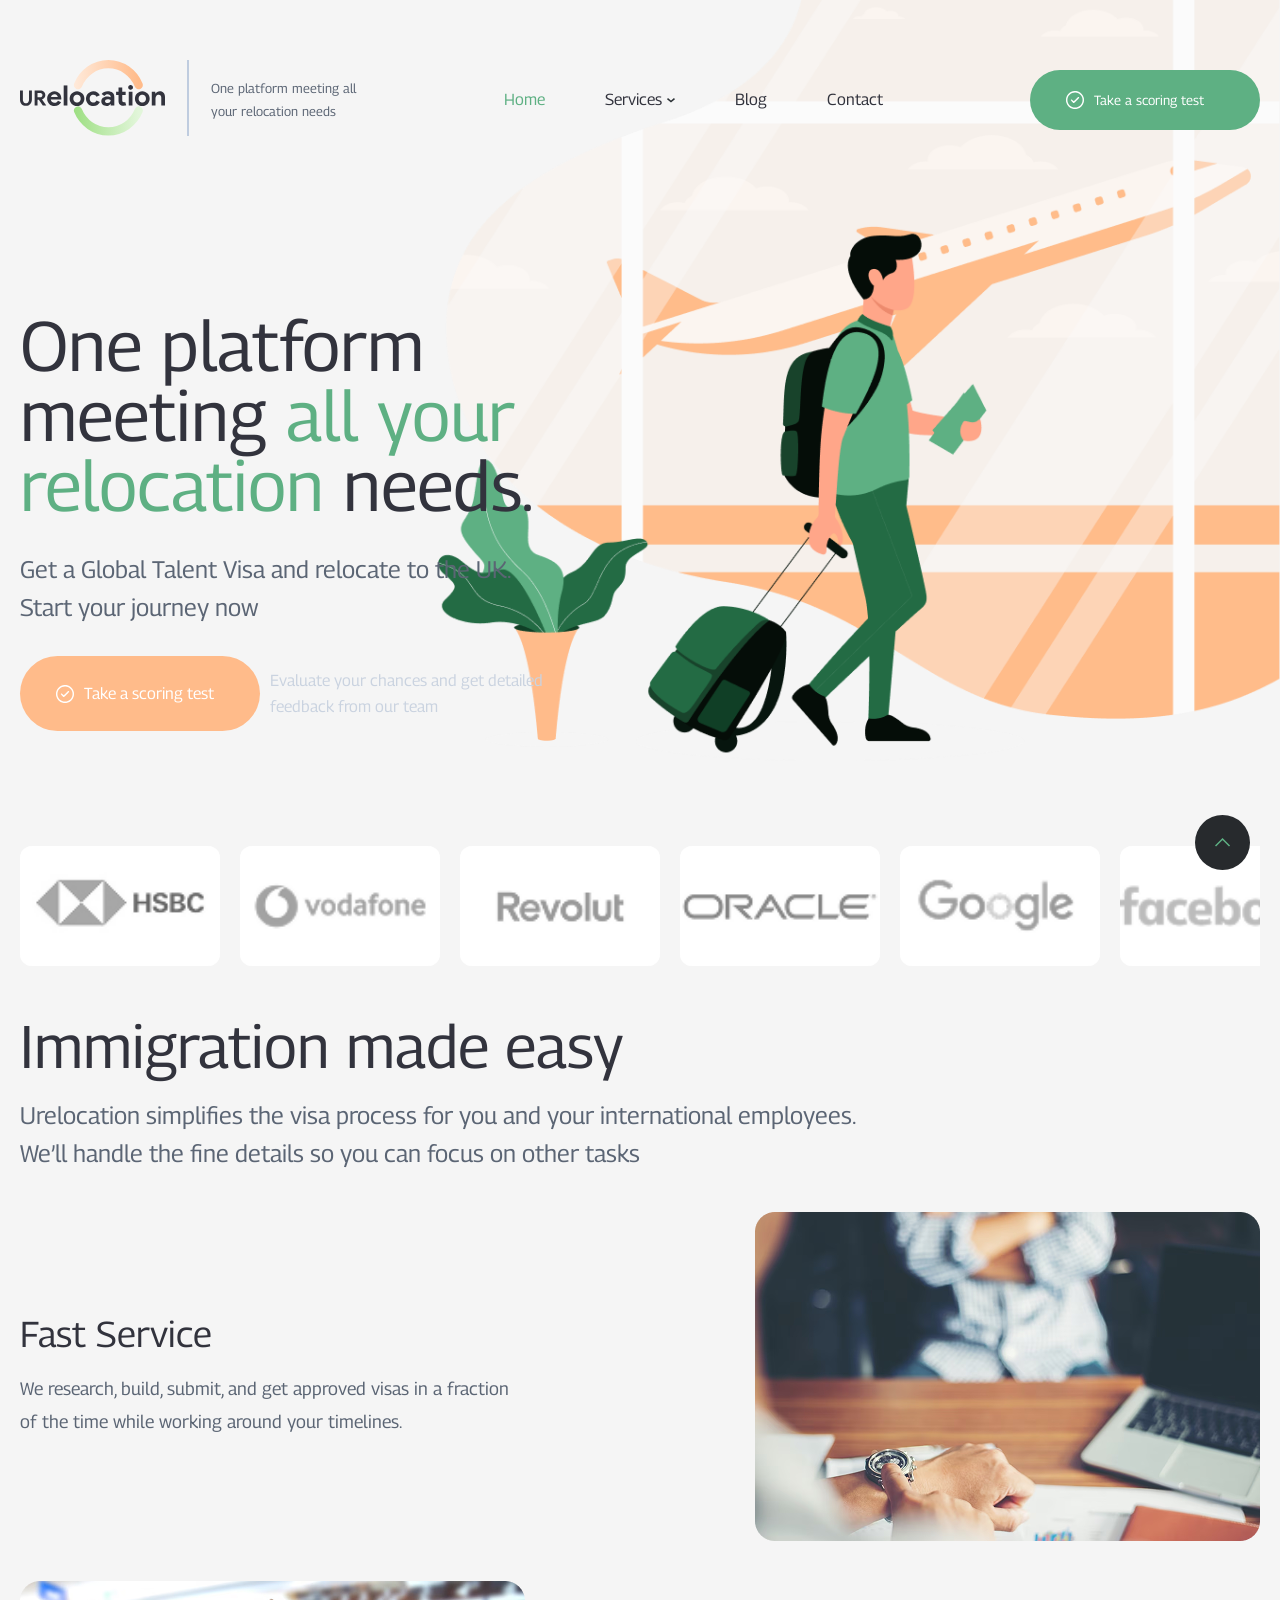
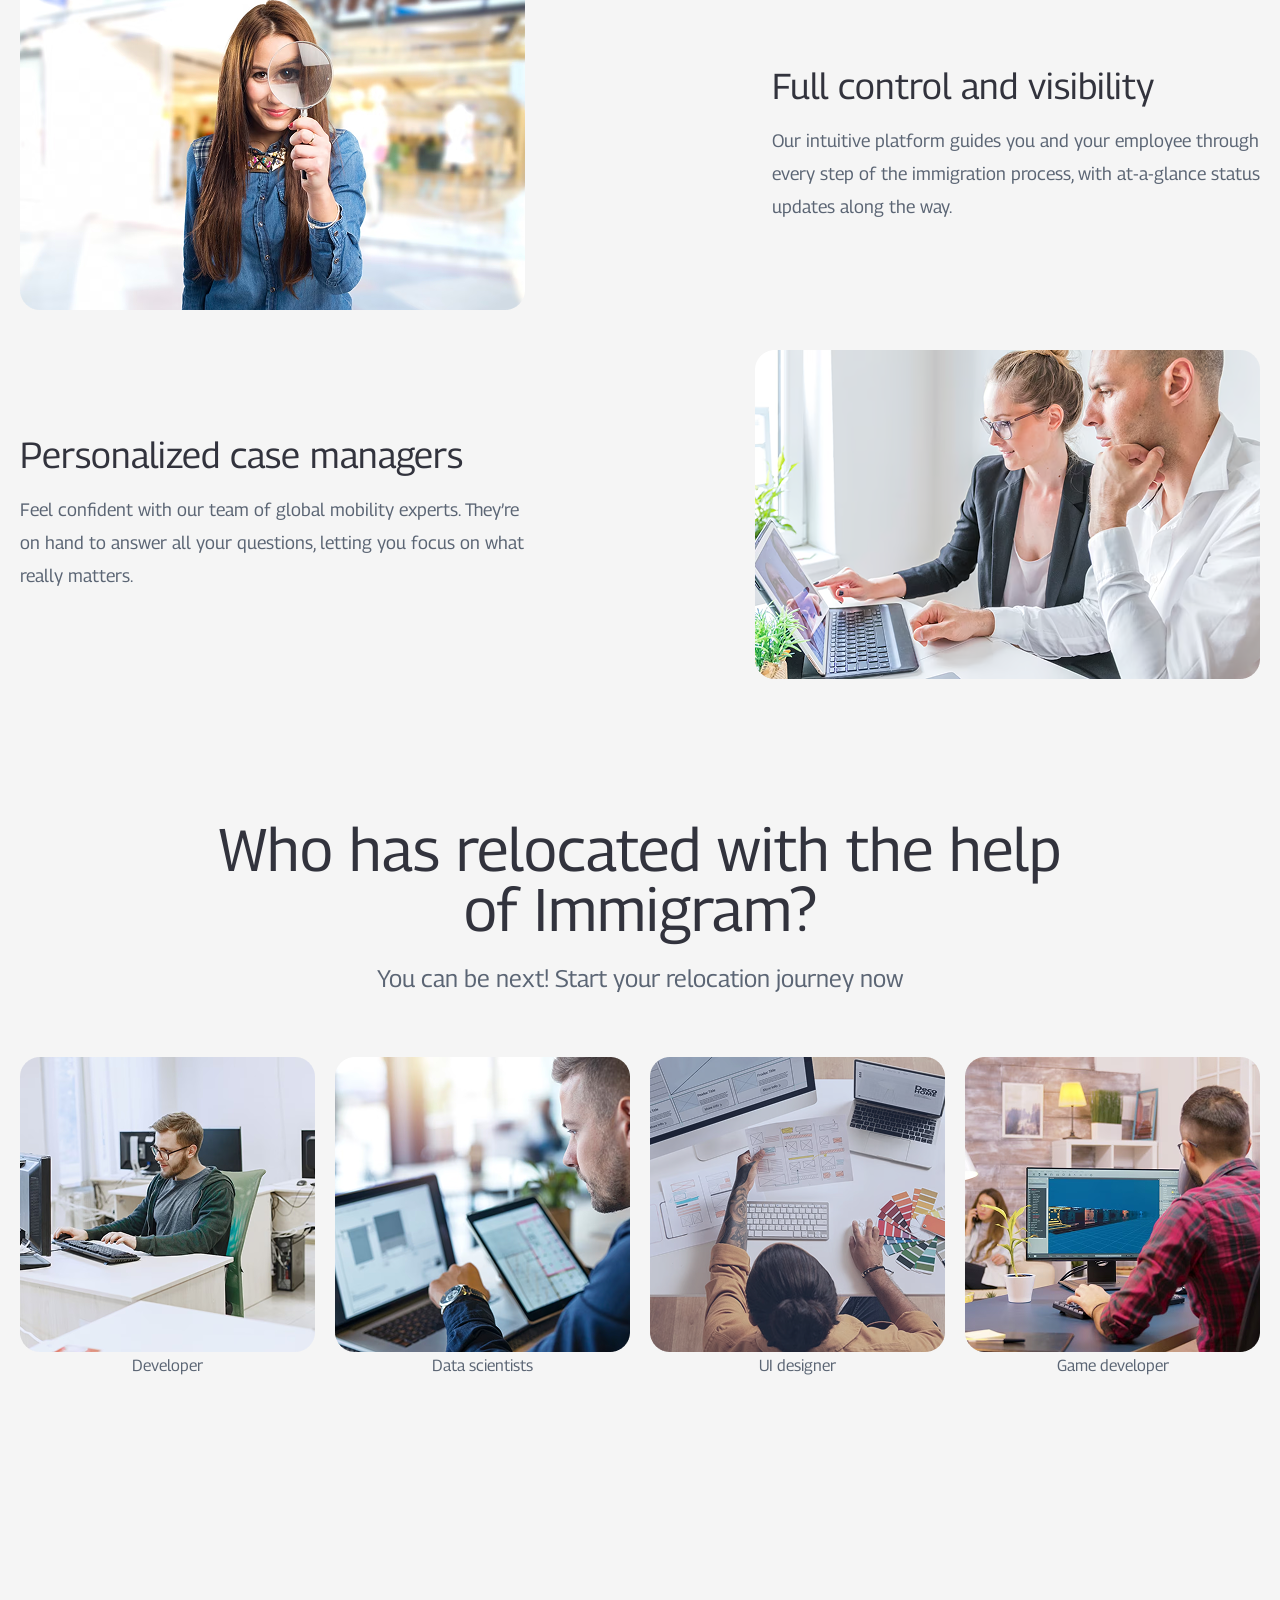
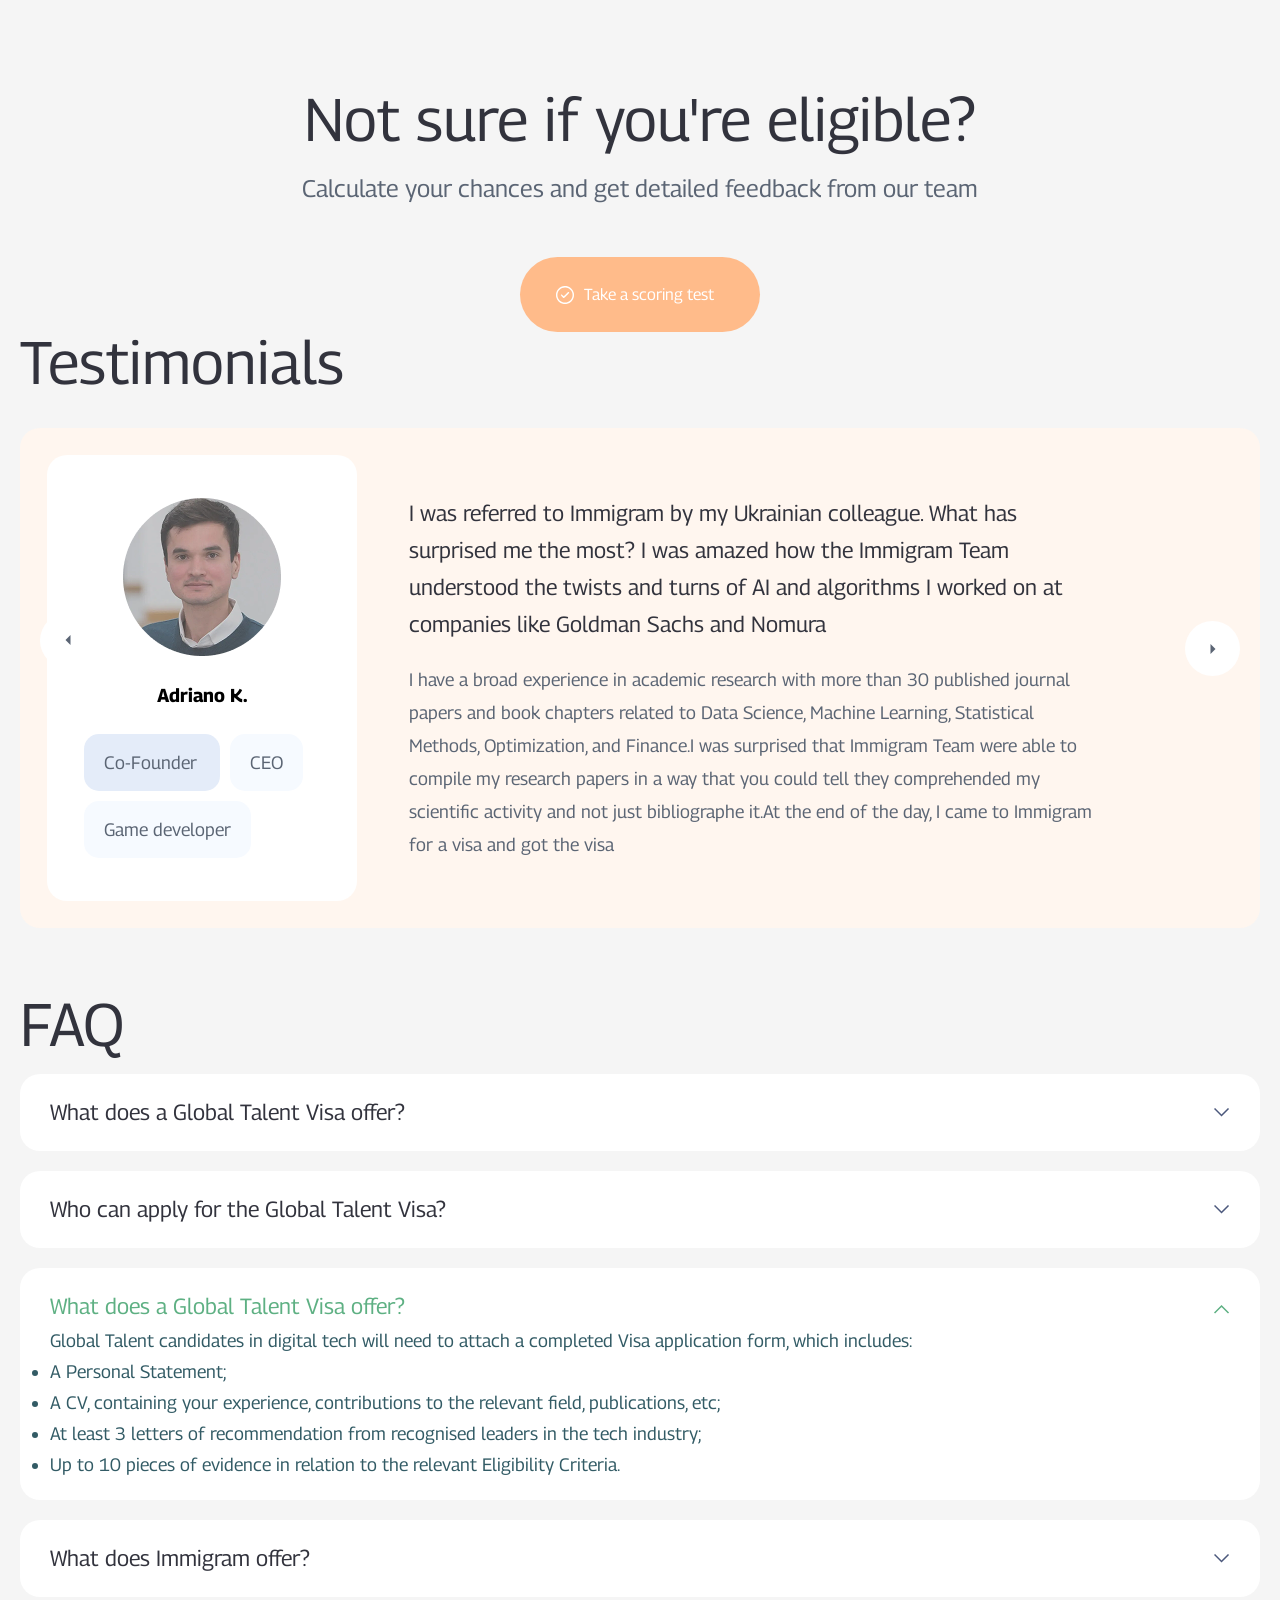
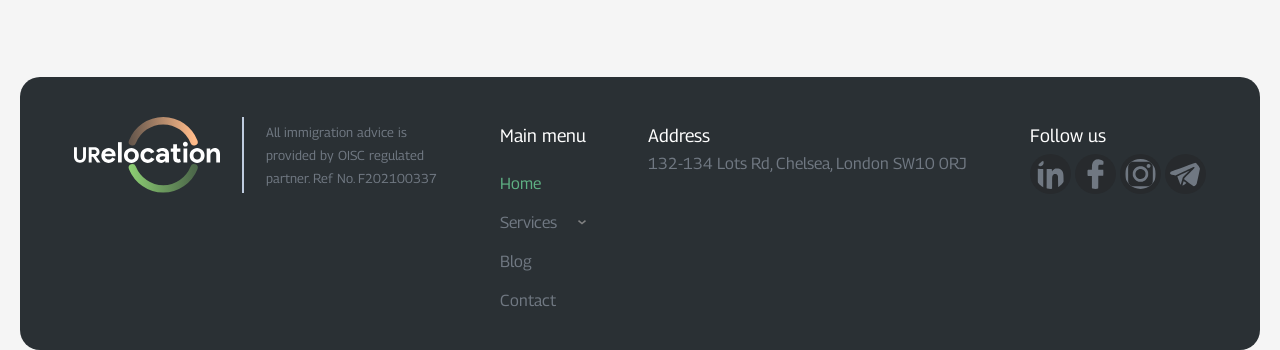
<file: index.html>
<!DOCTYPE html>
<html lang="en">
  <head>
    <meta charset="UTF-8" />
    <meta name="viewport" content="width=device-width, initial-scale=1.0" />
    <title>URelocation</title>
    <link
      rel="shortcut icon"
      href="./assets/svg/logo.svg"
      type="image/x-icon"
    />
    <link rel="stylesheet" href="./style.css" />
    <link
      rel="stylesheet"
      href="https://cdnjs.cloudflare.com/ajax/libs/animate.css/4.1.1/animate.min.css"
    />
  </head>
  <body>
    <header>
      <div class="container">
        <div class="header_wrapper" id="top">
          <div class="head_left">
            <a href="./index.html"
              ><img src="./assets/svg/logo.svg" alt=""
            /></a>
            <p>
              One platform meeting all <br />
              your relocation needs
            </p>
          </div>
          <div class="header_center">
            <a href="./index.html" class="title1 active">Home</a>
            <a href="#" class="title1 serv"
              >Services <img src="./assets/svg/donw.svg" alt=""
            /></a>
            <a href="#" class="title1">Blog</a>
            <a href="#" class="title1">Contact</a>
          </div>
          <div class="header_right">
            <button>
              <img src="./assets/svg/tick.svg" alt="" />Take a scoring test
            </button>
          </div>
        </div>
      </div>
      <img class="man" src="./assets/img/mantravel.png" alt="" />
    </header>
    <main>
      <section class="platform">
        <div class="container">
          <div class="platform_wrapper">
            <div class="platform_left">
              <h1>
                One platform <br />meeting
                <span
                  >all your <br />
                  relocation </span
                >needs.
              </h1>
              <p class="p1">
                Get a Global Talent Visa and relocate to the UK. <br />
                Start your journey now
              </p>
              <div class="plat_bot">
                <button>
                  <img src="./assets/svg/tick.svg" alt="" />Take a scoring test
                </button>
                <p class="p2">
                  Evaluate your chances and get detailed <br />
                  feedback from our team
                </p>
              </div>
            </div>
          </div>
        </div>
      </section>
      <section class="brands">
        <div class="container">
          <div class="brands_wrapper">
            <img src="./assets/img/Rectangle 1.png" alt="" />
            <img src="./assets/img/Rectangle 2.png" alt="" />
            <img src="./assets/img/Rectangle 3.png" alt="" />
            <img src="./assets/img/Rectangle 4.png" alt="" />
            <img src="./assets/img/Rectangle 5.png" alt="" />
            <img src="./assets/img/Rectangle 6.png" alt="" />
            <img src="./assets/img/Rectangle 7.png" alt="" />
            <img src="./assets/img/Rectangle 8.png" alt="" />
            <img src="./assets/img/Rectangle 9.png" alt="" />
          </div>
        </div>
      </section>
      <section class="imigration">
        <div class="container">
          <div class="imigration_wrapper">
            <div class="card card1">
              <h2>Immigration made easy</h2>
              <p>
                Urelocation simplifies the visa process for you and your
                international employees. <br />
                We’ll handle the fine details so you can focus on other tasks
              </p>
            </div>
            <div class="card card2">
              <div class="left animate__left">
                <h2>Fast Service</h2>
                <p>
                  We research, build, submit, and get approved visas in a
                  fraction <br />
                  of the time while working around your timelines.
                </p>
              </div>
              <div class="right">
                <img
                  class="animate__animated animate__right"
                  src="./assets/img/Rectangle 10.png"
                  alt=""
                />
              </div>
            </div>
            <div class="card card3">
              <div class="left">
                <img
                  class="animate__animated animate__left"
                  src="./assets/img/Rectangle 11.png"
                  alt=""
                />
              </div>
              <div class="right animate__right">
                <h2>Full control and visibility</h2>
                <p>
                  Our intuitive platform guides you and your employee through
                  <br />
                  every step of the immigration process, with at-a-glance status
                  <br />
                  updates along the way.
                </p>
              </div>
            </div>
            <div class="card card4">
              <div class="left animate__left">
                <h2>Personalized case managers</h2>
                <p>
                  Feel confident with our team of global mobility experts.
                  They’re <br />
                  on hand to answer all your questions, letting you focus on
                  what <br />
                  really matters.
                </p>
              </div>
              <div class="right">
                <img
                  class="animate__animated animate__right"
                  src="./assets/img/Rectangle 12.png"
                  alt=""
                />
              </div>
            </div>
          </div>
        </div>
      </section>
      <section class="insta">
        <div class="container">
          <div class="insta_wrapper">
            <div class="top">
              <h2>
                Who has relocated with the help <br />
                of Immigram?
              </h2>
              <p>You can be next! Start your relocation journey now</p>
            </div>
            <div class="bottom">
              <div class="cardb cardb1">
                <img src="./assets/img/Rectangle 13.png" alt="" />
                <a href="#">Developer</a>
              </div>
              <div class="cardb cardb2">
                <img src="./assets/img/Rectangle 14.png" alt="" />
                <a href="#">Data scientists</a>
              </div>
              <div class="cardb cardb3">
                <img src="./assets/img/Rectangle 15.png" alt="" />
                <a href="#">UI designer</a>
              </div>
              <div class="cardb cardb4">
                <img src="./assets/img/Rectangle 16.png" alt="" />
                <a href="#">Game developer</a>
              </div>
              <div class="cardb cardb5">
                <img src="./assets/img/Rectangle 17.png" alt="" />
                <a href="#">Product manager</a>
              </div>
            </div>
          </div>
        </div>
      </section>
      <section  class="testimonials">
        <div class="container">
          <div class="testimonials_wrapper">
            <div class="top">
              <h2>Not sure if you're eligible?</h2>
              <p>
                Calculate your chances and get detailed feedback from our team
              </p>
              <button>
                <img src="./assets/svg/tick.svg" alt="" />Take a scoring test
              </button>
            </div>
            <div class="bottom2">
              <div class="bottom2_top">
                <h2>Testimonials</h2>
              </div>
              <div class="bottom2_bottom">
                <div class="p_card">
                  <img src="./assets/img/avatar.png" alt="" />
                  <h3>Adriano K.</h3>
                  <div class="p_ab">
                    <h3 class="ha1">Co-Founder</h3>
                    <h3 class="ha2">CEO</h3>
                    <h3 class="ha3">Game developer</h3>
                  </div>
                </div>
                <div class="p_te">
                  <h4>
                    I was referred to Immigram by my Ukrainian colleague. What
                    has <br />
                    surprised me the most? I was amazed how the Immigram Team
                    <br />
                    understood the twists and turns of AI and algorithms I
                    worked on at <br />
                    companies like Goldman Sachs and Nomura
                  </h4>
                  <p>
                    I have a broad experience in academic research with more
                    than 30 published journal <br />
                    papers and book chapters related to Data Science, Machine
                    Learning, Statistical <br />
                    Methods, Optimization, and Finance.I was surprised that
                    Immigram Team were able to <br />
                    compile my research papers in a way that you could tell they
                    comprehended my <br />
                    scientific activity and not just bibliographe it.At the end
                    of the day, I came to Immigram <br />
                    for a visa and got the visa
                  </p>
                </div>
              </div>
            </div>
          </div>
        </div>
          <button class="left_arr">
            <svg class="arrow" width="20" height="20" viewBox="0 0 24 24">
              <path d="M15 18L9 12L15 6" />
            </svg>

          <button class="right_arr">
            <svg class="arrow" width="20" height="20" viewBox="0 0 24 24">
              <path d="M9 6L15 12L9 18" />
            </svg>
          </button>
        </button>
      </section>
      <section class="faq">
        <div class="container">
          <div class="faq_wrapper">
            <h2>FAQ</h2>
            <div class="t t1">
              <h3>What does a Global Talent Visa offer?</h3>
              <img src="./assets/svg/donw2.svg" alt="" />
            </div>
            <div class="t t2">
              <h3>Who can apply for the Global Talent Visa?</h3>
              <img src="./assets/svg/donw2.svg" alt="" />
            </div>
            <div class="t t3">
              <div class="text">
                <h3>What does a Global Talent Visa offer?</h3>
                <h4>
                  Global Talent candidates in digital tech will need to attach a
                  completed Visa application form, which includes:
                </h4>
                <ul>
                  <li>A Personal Statement;</li>
                  <li>
                    A CV, containing your experience, contributions to the
                    relevant field, publications, etc;
                  </li>
                  <li>
                    At least 3 letters of recommendation from recognised leaders
                    in the tech industry;
                  </li>
                  <li>
                    Up to 10 pieces of evidence in relation to the relevant
                    Eligibility Criteria.
                  </li>
                </ul>
              </div>
              <img src="./assets/svg/up.svg" alt="" />
            </div>
            <div class="t t4">
              <h3>What does Immigram offer?</h3>
              <img src="./assets/svg/donw2.svg" alt="" />
            </div>
          </div>
        </div>
      </section>
    </main>
    <footer>
      <div class="container">
        <div class="footer_wrapper">
          <div class="img">
            <img src="./assets/svg/footlogo.svg" alt="" />
            <p>
              All immigration advice is <br />
              provided by OISC regulated <br />
              partner. Ref No. F202100337
            </p>
          </div>

          <div class="main">
            <h3>Main menu</h3>
            <a href="./index.html" class="active">Home</a>
            <a href="#" class="serv a"
              >Services <img src="./assets/svg/down3.svg" alt=""
            /></a>
            <a href="#" class="a">Blog</a>
            <a href="#" class="a">Contact</a>
          </div>
          <div class="addrees">
            <h3>Address</h3>
            <p>132-134 Lots Rd, Chelsea, London SW10 0RJ</p>
          </div>
          <div class="soci">
            
            <h3>Follow us</h3>
            <div class="img2">
              <img src="./assets/svg/in.svg" alt="" />
              <img src="./assets/svg/facebook.svg" alt="" />
              <img src="./assets/svg/instagram.svg" alt="" />
              <img src="./assets/svg/tg.svg" alt="" />
            </div>
          </div>
        </div>
      </div>
    </footer>
    
    
   <a href="#top" class="up"><img src="./assets/svg/up.svg" alt=""></a>
  </body>
</html>
</file>
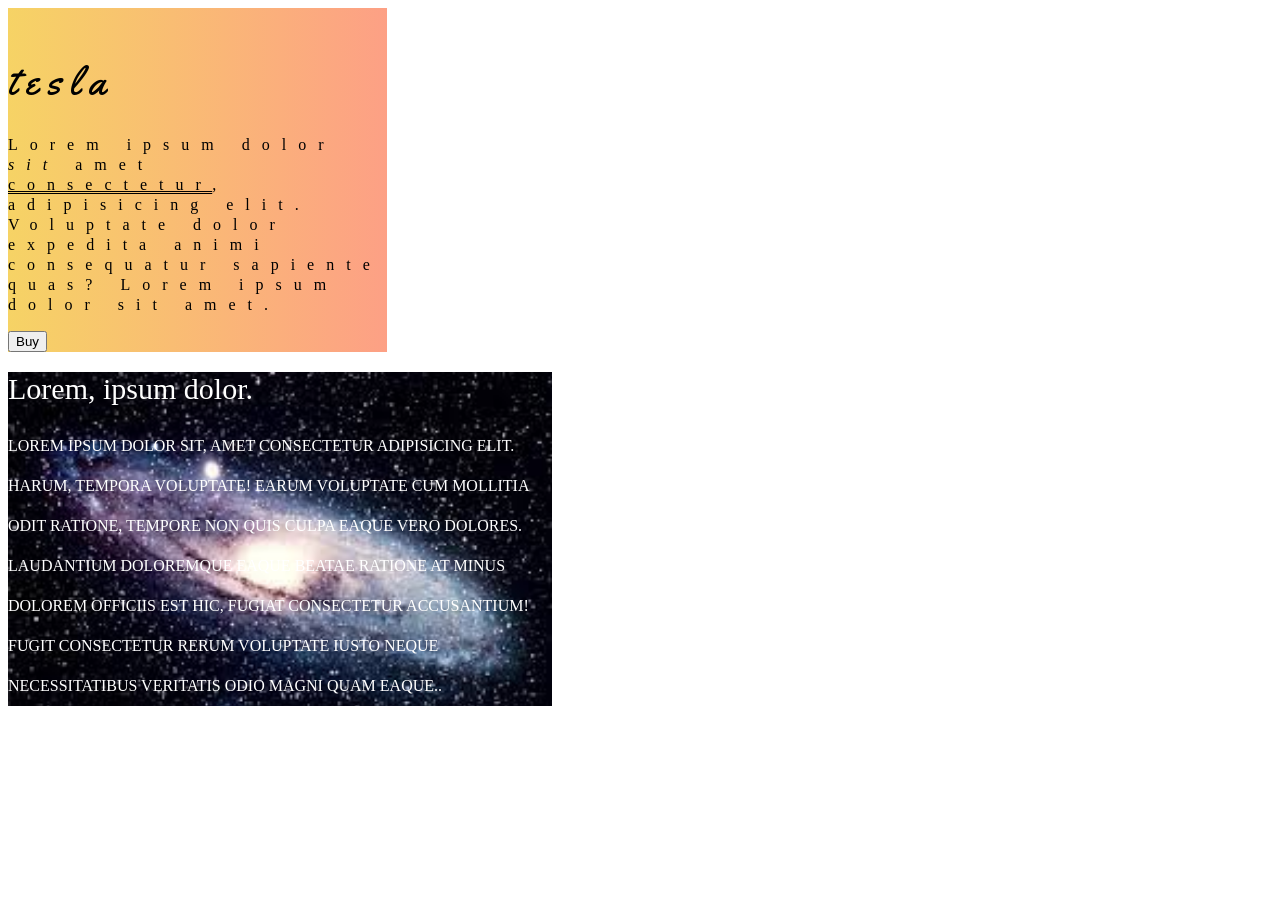
<file: dz3/index.html>
<!DOCTYPE html>
<html lang="en">
<head>
    <meta charset="UTF-8">
    <meta name="viewport" content="width=device-width, initial-scale=1.0">
    <title>Dz1</title>
    <link rel="stylesheet" href="./style1.css">
</head>
<body>
    <div class="tesla">
        <br>
        <h1>t e s l a</h1>
        <p>Lorem ipsum dolor <em>sit</em> amet <span>consectetur</span>, adipisicing elit. Voluptate dolor expedita animi consequatur sapiente quas? Lorem ipsum dolor sit amet.</p>
        <button>Buy</button>
    </div>
    <div class="kosmos">
        <h1>Lorem, ipsum dolor.</h1>
        <p>Lorem ipsum dolor sit, amet consectetur adipisicing elit. Harum, tempora voluptate! Earum voluptate cum mollitia odit ratione, tempore non quis culpa eaque vero dolores. Laudantium doloremque eaque beatae ratione at minus dolorem officiis est hic, fugiat consectetur accusantium! Fugit consectetur rerum voluptate iusto neque necessitatibus veritatis odio magni quam eaque..</p>
    </div>
</body>
</html>
</file>
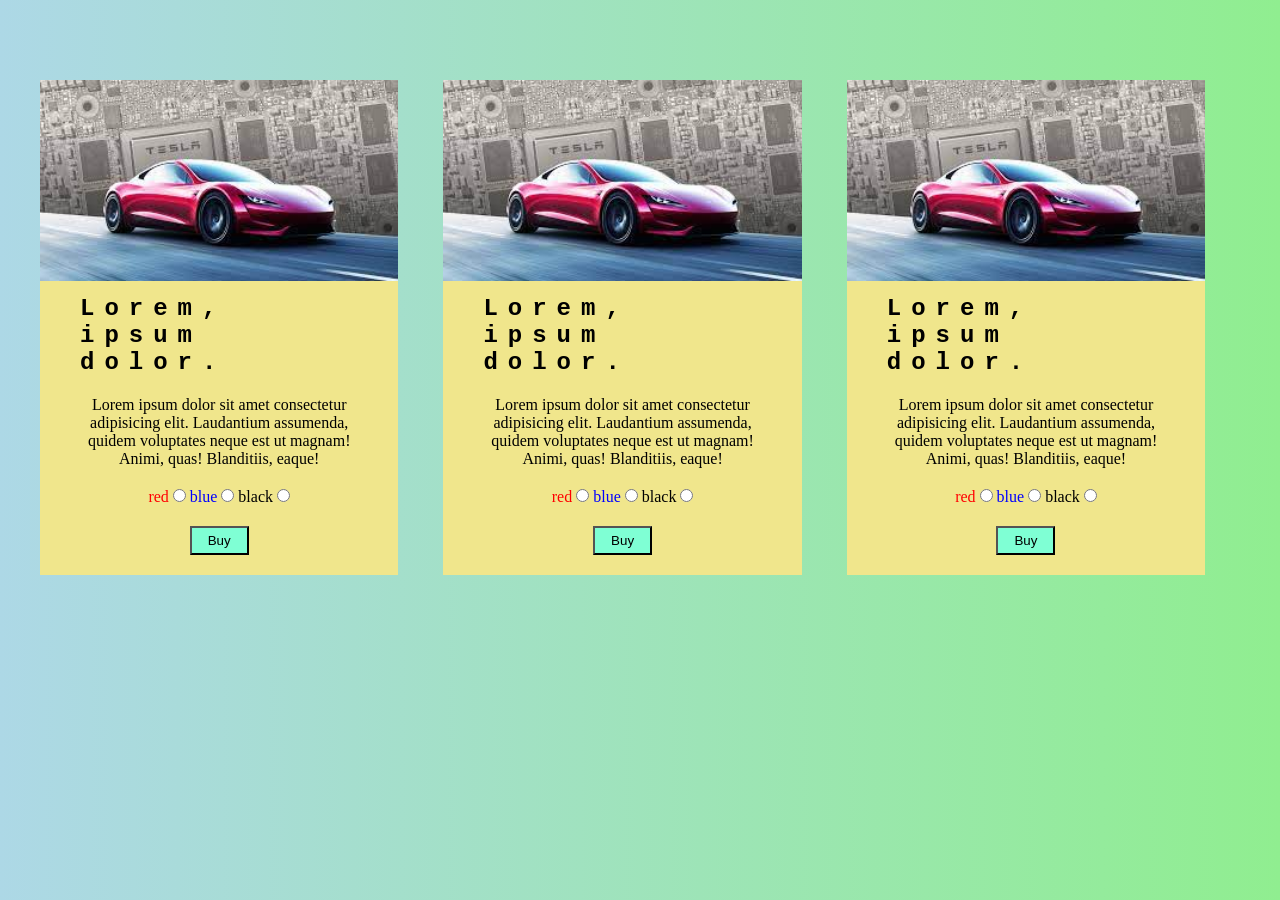
<file: dz4/index.html>
<!DOCTYPE html>
<html lang="en">
<head>
    <meta charset="UTF-8">
    <meta name="viewport" content="width=device-width, initial-scale=1.0">
    <title>Document</title>
    <link rel="stylesheet" href="./style.css">
</head>
<body>
    <div class="cars">
        <div class="car">
            <img src="./img/tesla.jpg" alt="">
            <div class="tittle">
                <h1>Lorem, ipsum dolor.</h1>
                 <p>Lorem ipsum dolor sit amet consectetur adipisicing elit. Laudantium assumenda, quidem voluptates neque est ut magnam! Animi, quas! Blanditiis, eaque!</p>
            </div>
            <div class="input">
                <form action="">
                    <label for="red" style="color: red;">red</label>
                    <input type="radio" name="color" id="red">
                    <label for="blue" style="color: blue;">blue</label>
                    <input type="radio" name="color" id="blue">
                    <label for="black">black</label>
                    <input type="radio" name="color" id="black">
                    <br>
                    <button>Buy</button>
                </form>
            </div>
        </div>
        <div class="car">
            <img src="./img/tesla.jpg" alt="">
            <div class="tittle">
                <h1>Lorem, ipsum dolor.</h1>
                 <p>Lorem ipsum dolor sit amet consectetur adipisicing elit. Laudantium assumenda, quidem voluptates neque est ut magnam! Animi, quas! Blanditiis, eaque!</p>
            </div>
            <div class="input">
                <form action="">
                    <label for="red2" style="color: red;">red</label>
                    <input type="radio" name="color" id="red2">
                    <label for="blue2" style="color: blue;" >blue</label>
                    <input type="radio" name="color" id="blue2">
                    <label for="black2">black</label>
                    <input type="radio" name="color" id="black2">
                    <br>
                    <button>Buy</button>
                </form>
            </div>
        </div>
        <div class="car">
            <img src="./img/tesla.jpg" alt="">
            <div class="tittle">
                <h1>Lorem, ipsum dolor.</h1>
                 <p>Lorem ipsum dolor sit amet consectetur adipisicing elit. Laudantium assumenda, quidem voluptates neque est ut magnam! Animi, quas! Blanditiis, eaque!</p>
            </div>
            <div class="input">
                <form action="">
                    <label for="red3" style="color: red;">red</label>
                    <input type="radio" name="color" id="red3">
                    <label for="blue3" style="color: blue;">blue</label>
                    <input type="radio" name="color" id="blue3">
                    <label for="black3">black</label>
                    <input type="radio" name="color" id="black3">
                    <br>
                    <button>Buy</button>
                </form>
            </div>
        </div>
    </div>
</body>
</html>
</file>
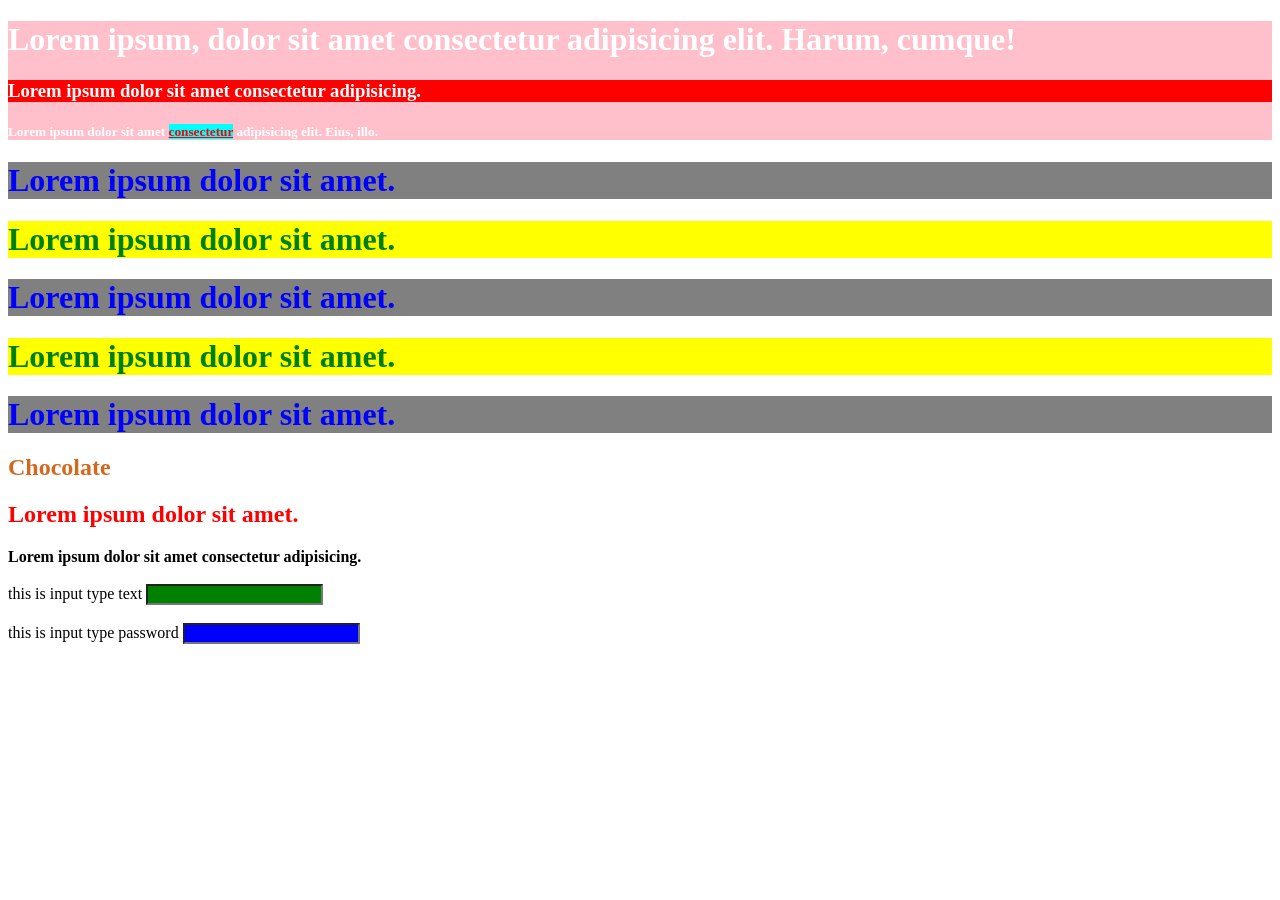
<file: dz3/index2.html>
<!DOCTYPE html>
<html lang="en">
<head>
    <meta charset="UTF-8">
    <meta name="viewport" content="width=device-width, initial-scale=1.0">
    <title>Dz2</title>
    <link rel="stylesheet" href="./style2.css">
</head>
<body>
    <div class="pink">
        <h1>Lorem ipsum, dolor sit amet consectetur adipisicing elit. Harum, cumque!</h1>
        <h3>Lorem ipsum dolor sit amet consectetur adipisicing.</h3>
        <h5>Lorem ipsum dolor sit amet <span>consectetur</span> adipisicing elit. Eius, illo.</h5>
    </div>
    <h1 class="gray">Lorem ipsum dolor sit amet.</h1>
    <h1 class="yellow">Lorem ipsum dolor sit amet.</h1>
    <h1 class="gray">Lorem ipsum dolor sit amet.</h1>
    <h1 class="yellow">Lorem ipsum dolor sit amet.</h1>
    <h1 class="gray">Lorem ipsum dolor sit amet.</h1>
    <h2>Chocolate</h2>
    <h2 id="h2">Lorem ipsum dolor sit amet.</h2>
    <b>Lorem ipsum dolor sit amet consectetur adipisicing.</b>
    <br><br>
    <form action="">
        <label for="text">this is input type text</label>
        <input type="text" id="text">
        <br>
        <br>
        <label for="password">this is input type password</label>
        <input type="password" id="password">
    </form>
</body>
</html>
</file>
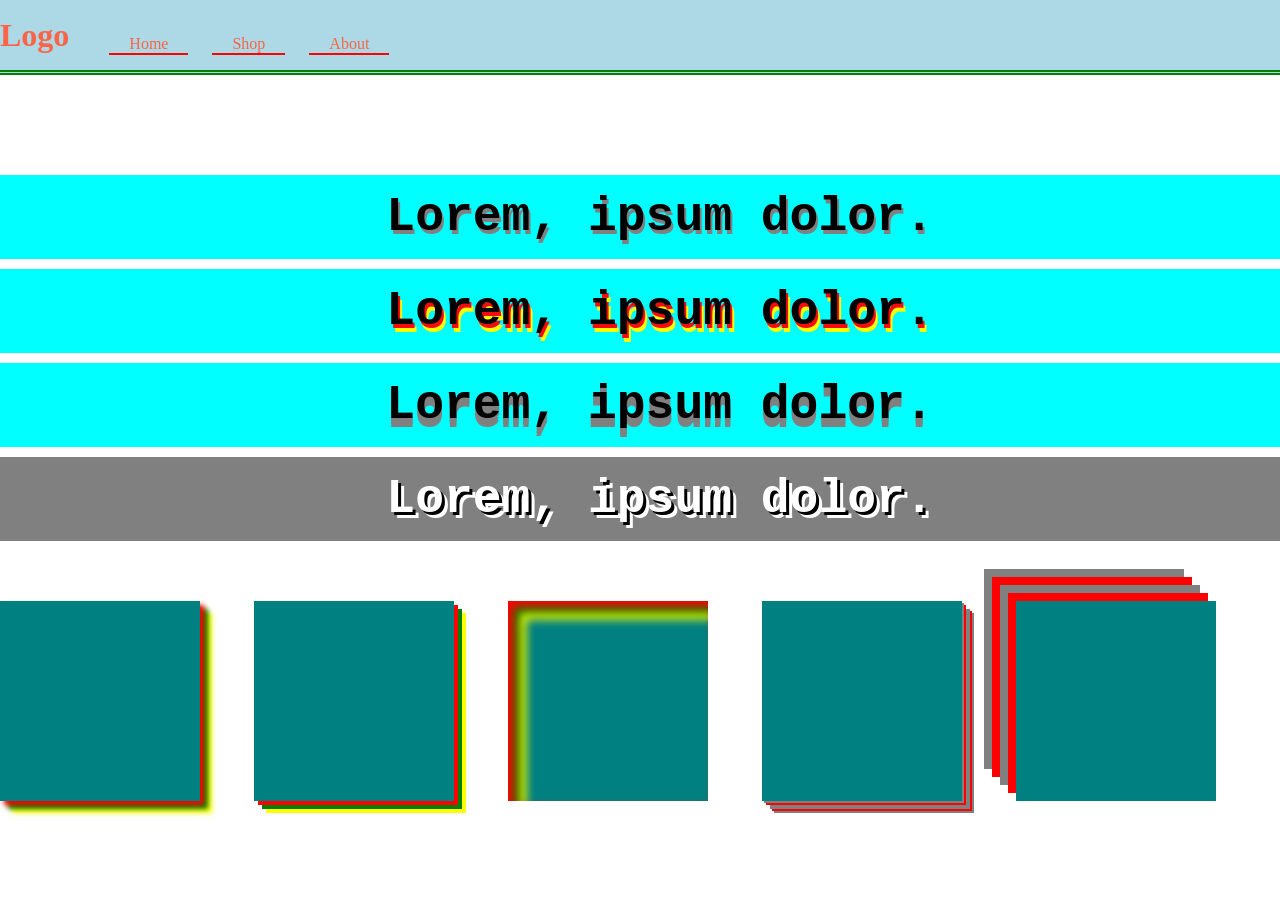
<file: dz4/index2.html>
<!DOCTYPE html>
<html lang="en">
<head>
    <meta charset="UTF-8">
    <meta name="viewport" content="width=device-width, initial-scale=1.0">
    <title>Document</title>
    <link rel="stylesheet" href="./style2.css">
</head>
<body>
    <nav class="nav">
        <div class="container">
            <div class="nav_item">
                <div class="nav_logo">
                   <a href="./index2.html"><h1>Logo</h1></a> 
                </div>
                <div class="nav_link">
                    <ul>
                        <li><a href="./index2.html">Home</a></li>
                        <li><a href="./indexsh.html">Shop</a></li>
                        <li><a href="./indexab.html">About</a></li>
                    </ul>   
                </div>
            </div>
        </div>
    </nav>
    <div class="container">
        <div class="heading">
            <div class="heading_title">
                <h1 class="heading1">Lorem, ipsum dolor.</h1>
                <h1 class="heading2">Lorem, ipsum dolor.</h1>
                <h1 class="heading3">Lorem, ipsum dolor.</h1>
                <h1 class="heading4"> Lorem, ipsum dolor. </h1>
            </div>
    
        </div>
    </div>
    <div class="container">
        <div class="rectangles">
            <div class="rectangle_first"></div>   
            <div class="rectangle_second"></div>   
            <div class="rectangle_three"></div>   
            <div class="rectangle_four"></div>   
            <div class="rectangle_five"></div>   
         </div>
    </div>
</body>
</html>
</file>
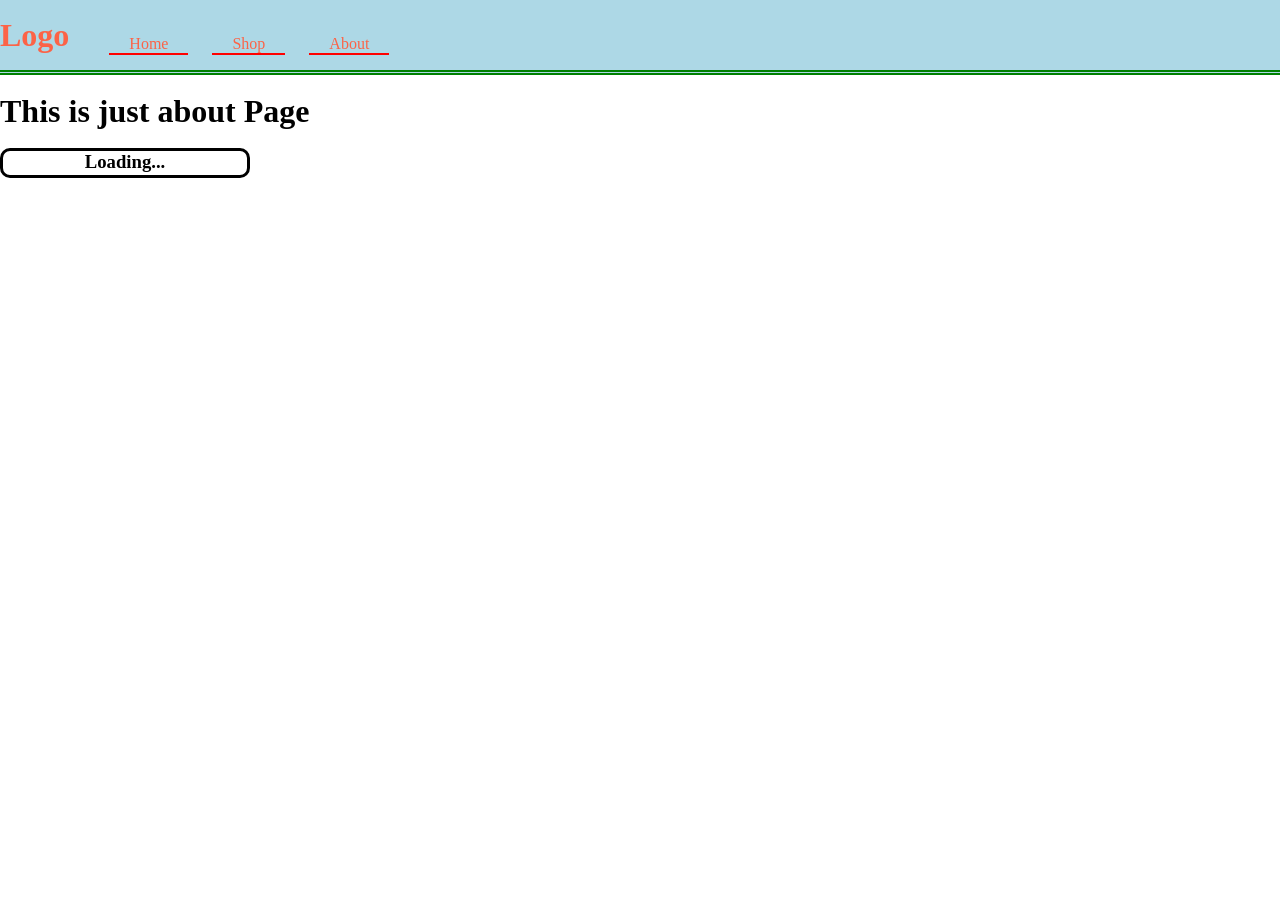
<file: dz4/indexab.html>
<!DOCTYPE html>
<html lang="en">
<head>
    <meta charset="UTF-8">
    <meta name="viewport" content="width=device-width, initial-scale=1.0">
    <title>Document</title>
    <link rel="stylesheet" href="./style2.css">
</head>
<body>
    <nav class="nav">
        <div class="container">
            <div class="nav_item">
                <div class="nav_logo">
                   <a href="./index2.html"><h1>Logo</h1></a> 
                </div>
                <div class="nav_link">
                    <ul>
                        <li><a href="./index2.html">Home</a></li>
                        <li><a href="./indexsh.html">Shop</a></li>
                        <li><a href="./indexab.html">About</a></li>
                    </ul>   
                </div>
            </div>
        </div>
    </nav>
    <br>
    <h1>This is just about Page</h1>
         <!-- qoshimcha  -->
          <br>
    <div class="progress"><h3>Loading...</h3></div>
</body>
</html>
</file>
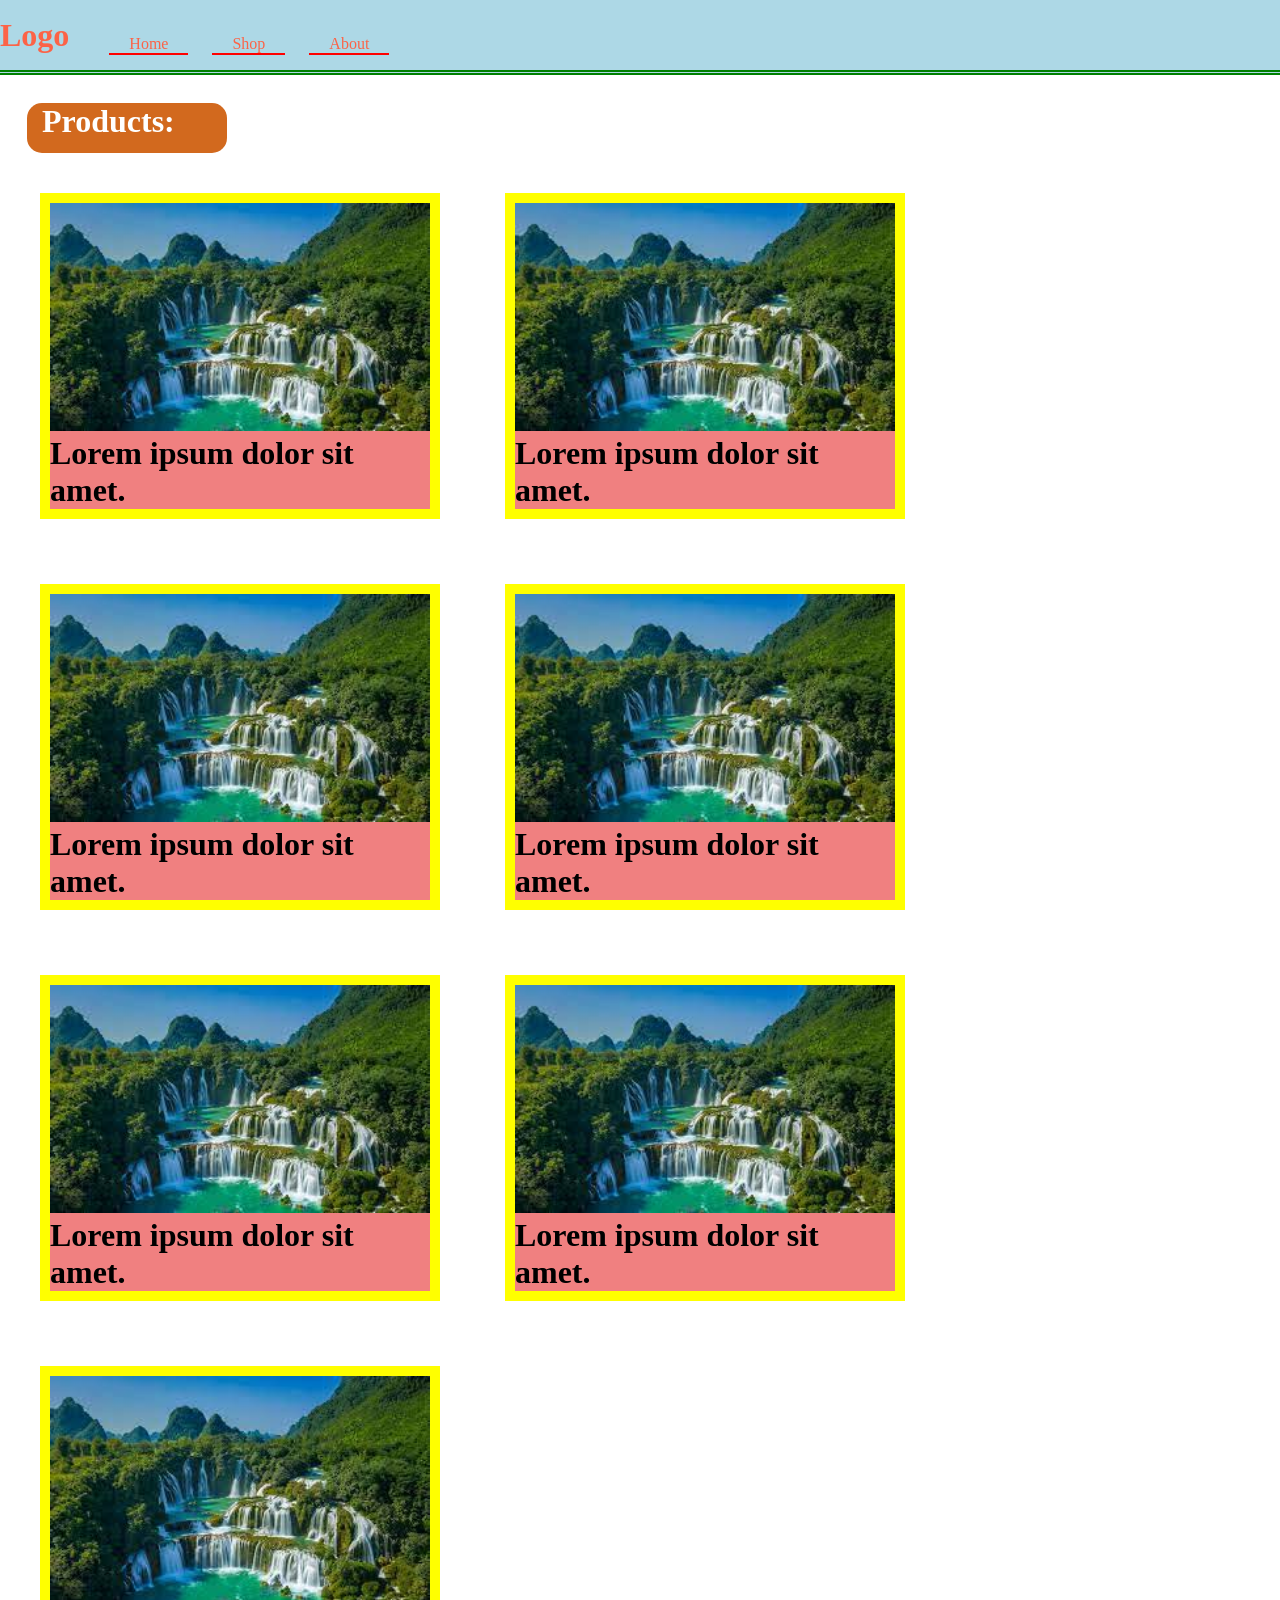
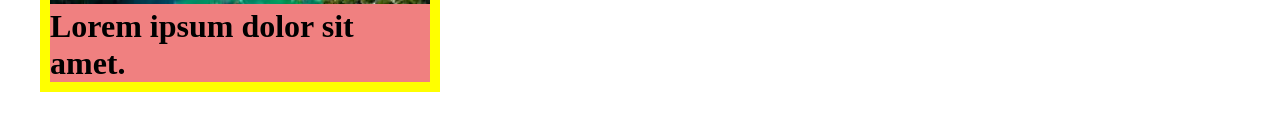
<file: dz4/indexsh.html>
<!DOCTYPE html>
<html lang="en">
<head>
    <meta charset="UTF-8">
    <meta name="viewport" content="width=device-width, initial-scale=1.0">
    <title>Document</title>
    <link rel="stylesheet" href="./style2.css">
</head>
<body>
    <nav class="nav">
        <div class="container">
            <div class="nav_item">
                <div class="nav_logo">
                   <a href="./index2.html"><h1>Logo</h1></a> 
                </div>
                <div class="nav_link">
                    <ul>
                        <li><a href="./index2.html">Home</a></li>
                        <li><a href="./indexsh.html">Shop</a></li>
                        <li><a href="./indexab.html">About</a></li>
                    </ul>   
                </div>
            </div>
        </div>
    </nav>
    <br>
    <div class="prod"><h1> Products:</h1></div>
    <div class="items">
        <div class="rsm">
            <img src="./img/image.jpg" alt="">
            <h1>Lorem ipsum dolor sit amet.</h1>
        </div>
        <div class="rsm">
            <img src="./img/image.jpg" alt="">
            <h1>Lorem ipsum dolor sit amet.</h1>
        </div>
        <div class="rsm">
            <img src="./img/image.jpg" alt="">
            <h1>Lorem ipsum dolor sit amet.</h1>
        </div><div class="rsm">
            <img src="./img/image.jpg" alt="">
            <h1>Lorem ipsum dolor sit amet.</h1>
        </div><div class="rsm">
            <img src="./img/image.jpg" alt="">
            <h1>Lorem ipsum dolor sit amet.</h1>
        </div><div class="rsm">
            <img src="./img/image.jpg" alt="">
            <h1>Lorem ipsum dolor sit amet.</h1>
        </div><div class="rsm">
            <img src="./img/image.jpg" alt="">
            <h1>Lorem ipsum dolor sit amet.</h1>
        </div>
    </div>
</body>
</html>
</file>
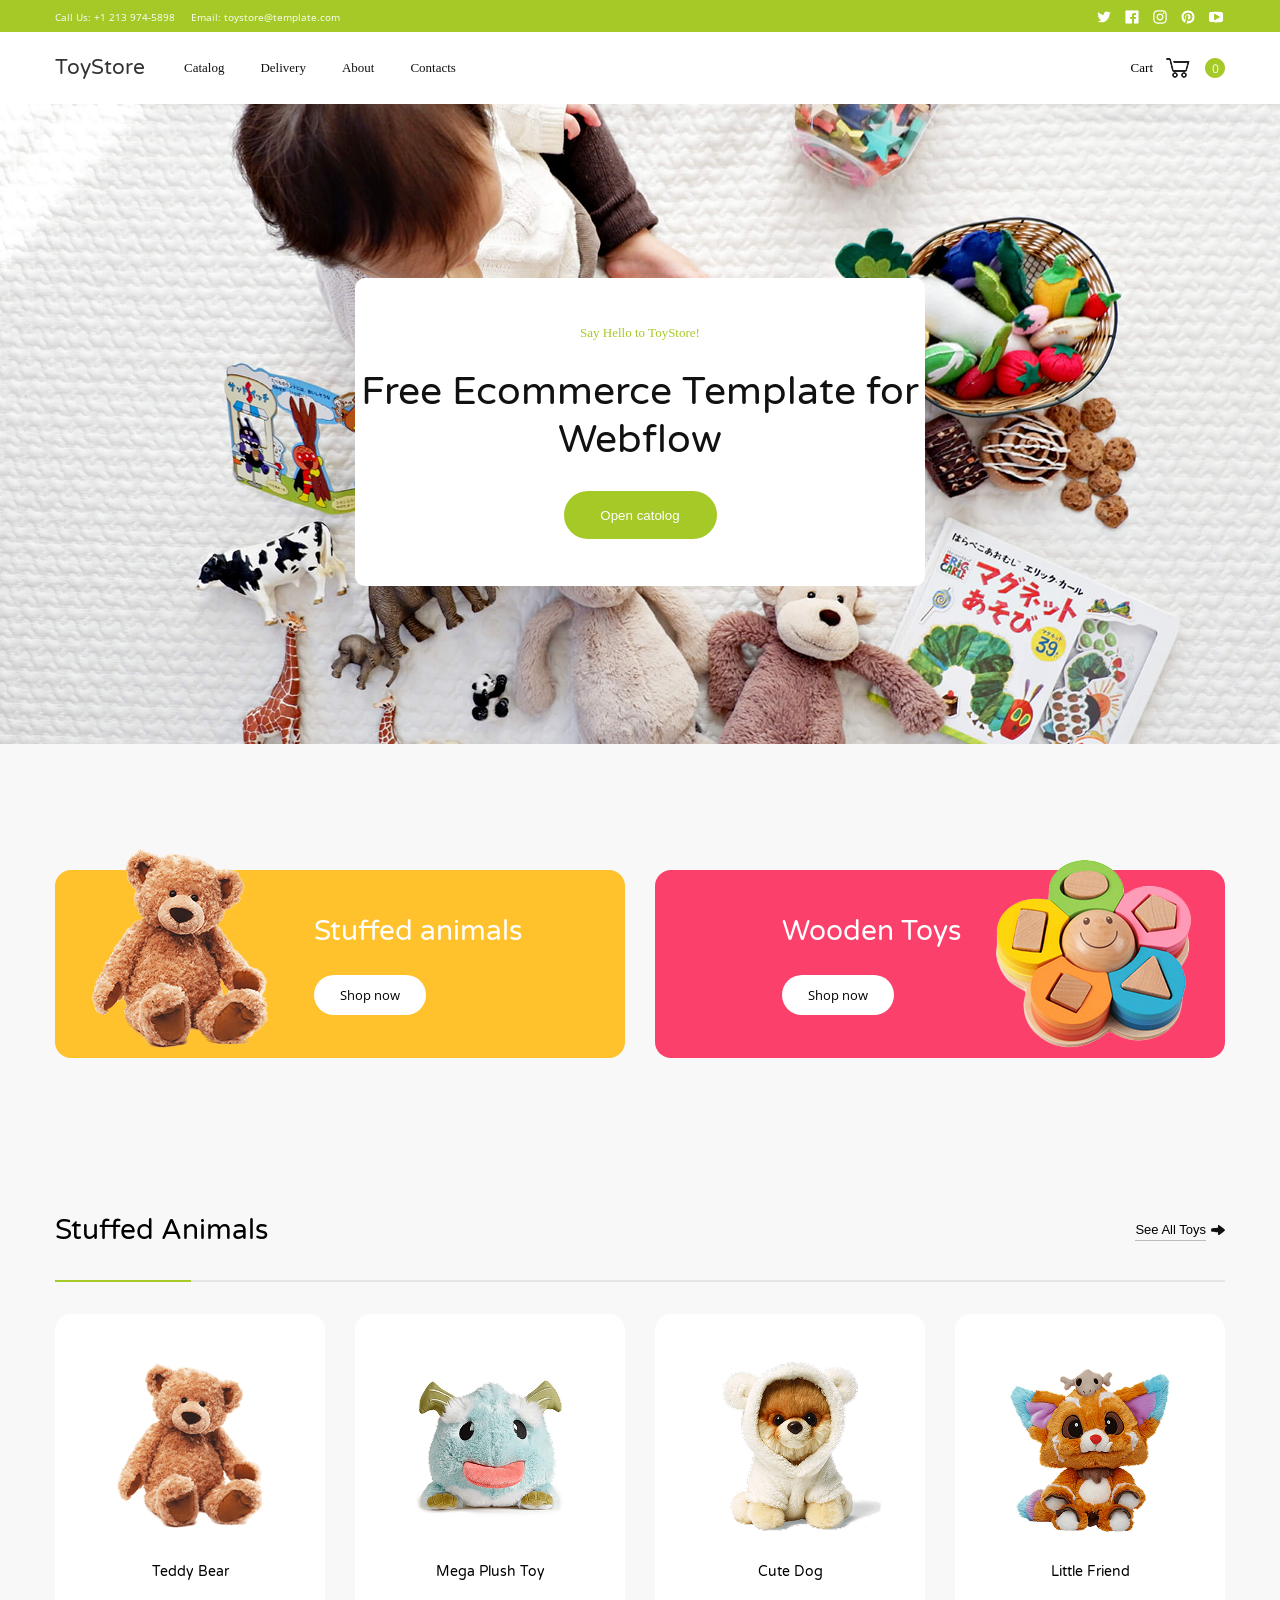
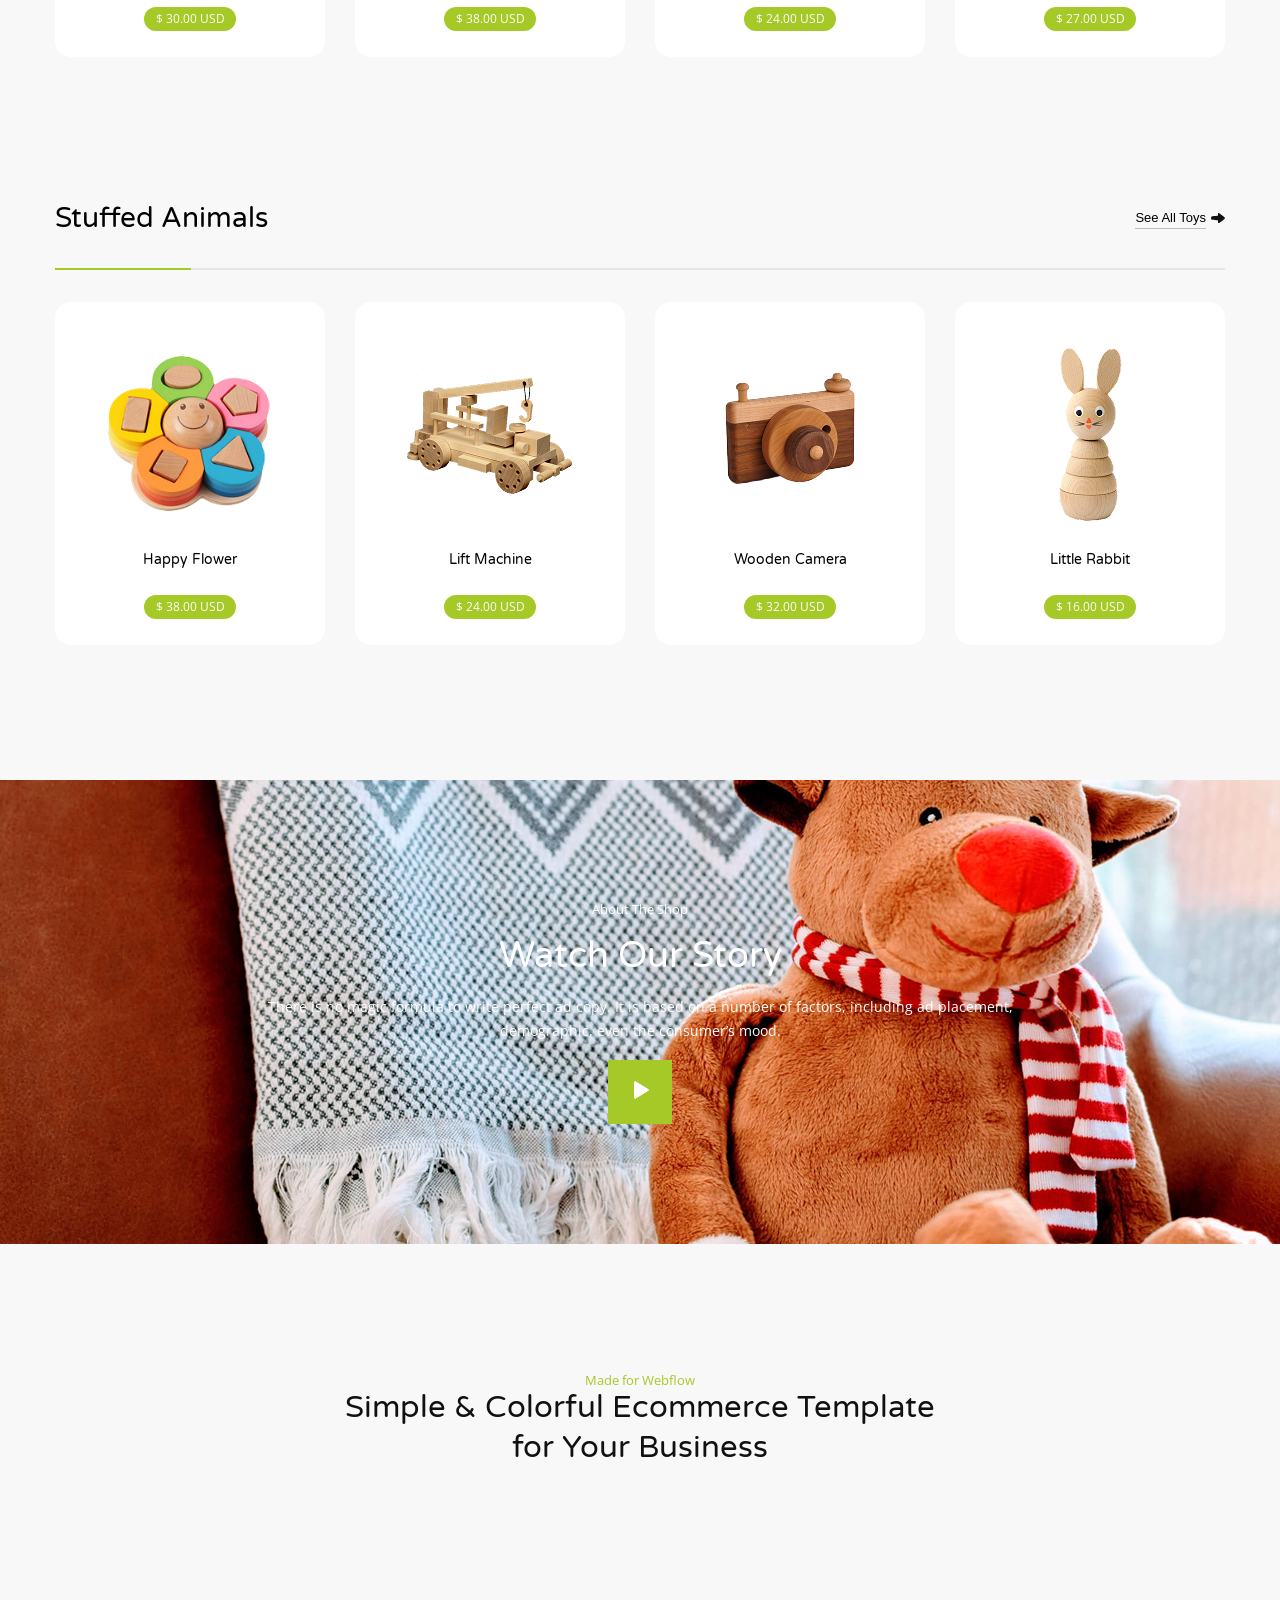
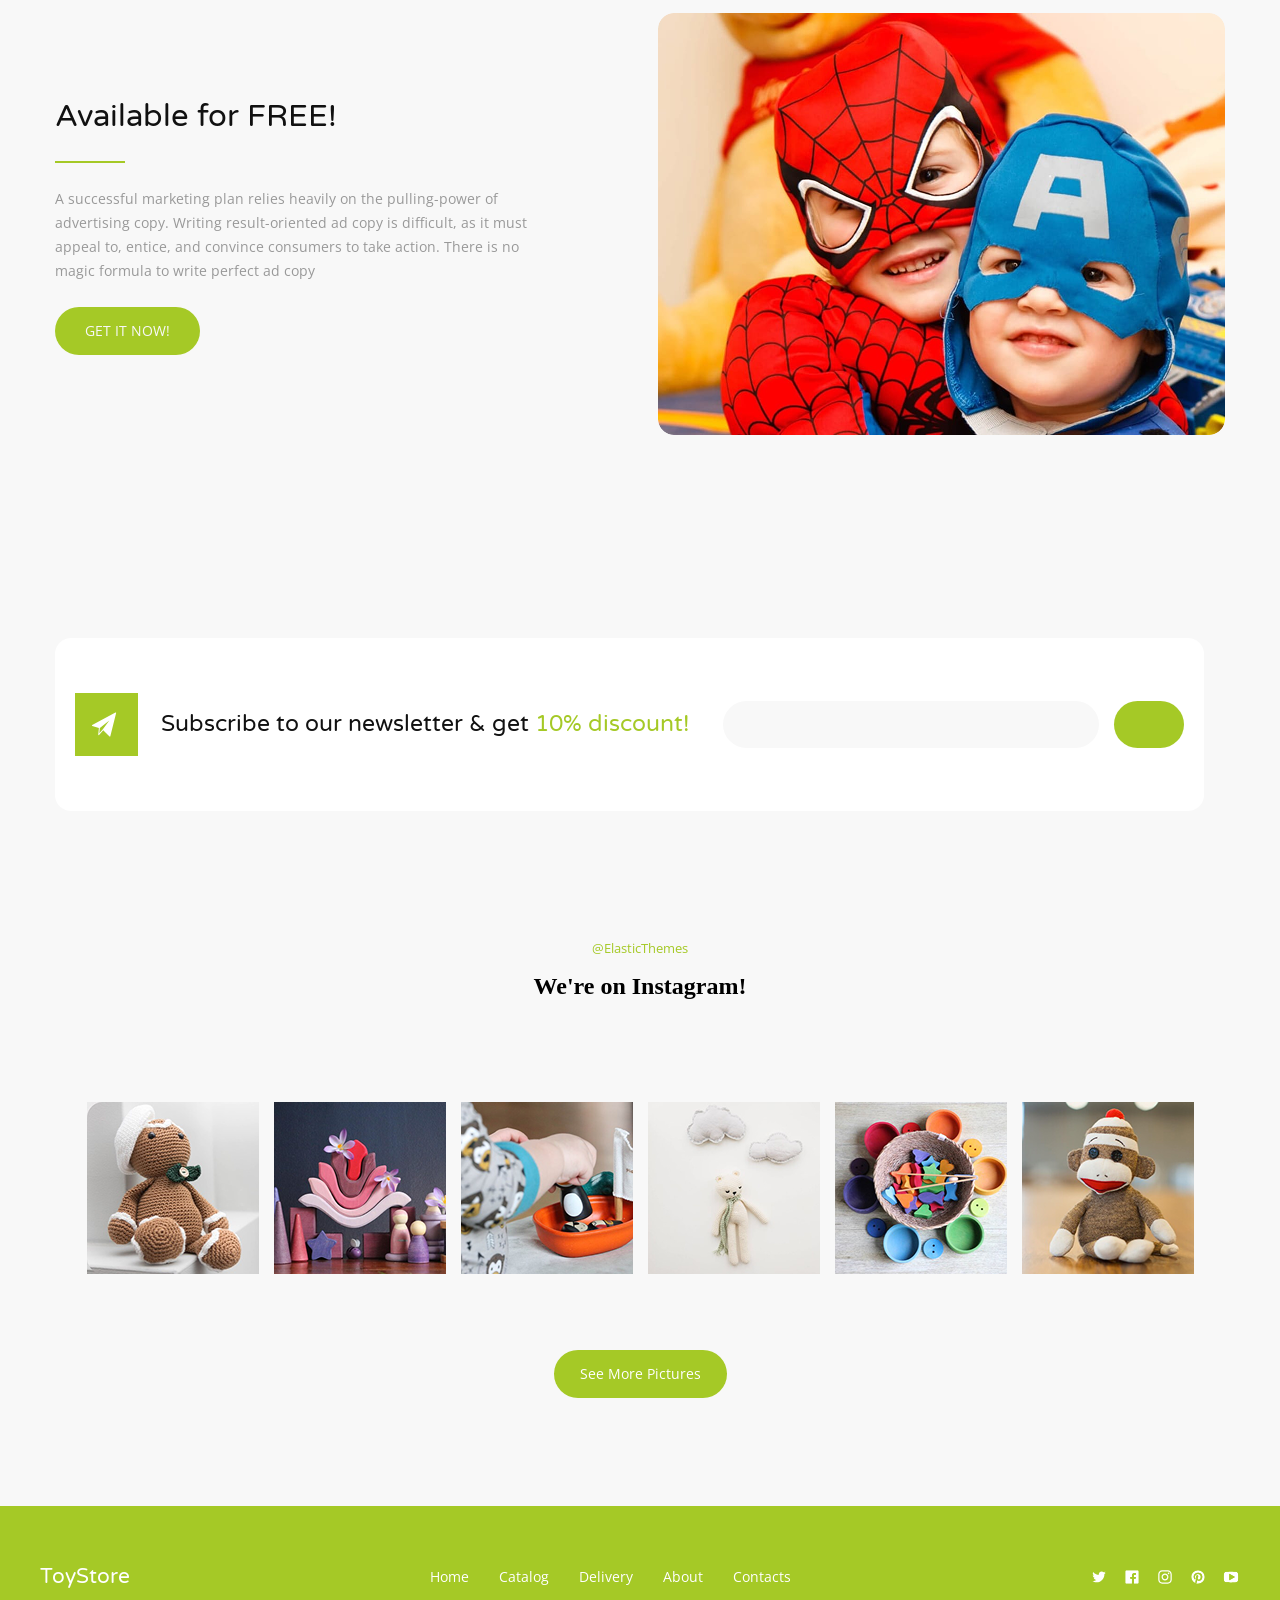
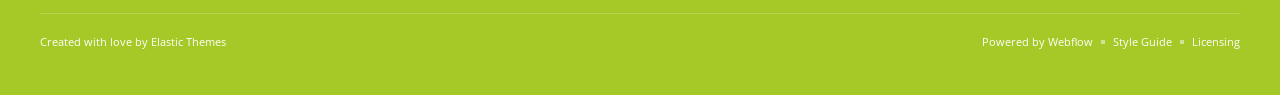
<file: dz6/toystore.html>
<!DOCTYPE html>
<html lang="en">
<head>
    <meta charset="UTF-8">
    <meta name="viewport" content="width=device-width, initial-scale=1.0">
    <title>Toy store</title>
    <link rel="stylesheet" href="style.css">
</head>
<body>
    <header class="top-bar">
    <div class="container">
        <div class="top-bar_wrapper">
            <div class="contacts">
            <span>Call Us: +1 213 974-5898</span>
            <span>Email: toystore@template.com</span>
        </div>
        <div class="socials">
            <img src="./assests/svg/twit.svg" alt="">
            <img src="./assests/svg/face.svg" alt="">
            <img src="./assests/svg/insta.svg" alt="">
            <img src="./assests/svg/pinterest.svg" alt="">
            <img src="./assests/svg/yotube.svg" alt="">
        </div>
        </div>
        
    </div>
</header>
<header class="main-header">
    <div class="container">
        <div class="main-header_wrapper">
            <div class="logo">
                <span class="lg">ToyStore</span>
                <nav class="menu">
                    <a href="#">Catalog</a>
                    <a href="#">Delivery</a>
                    <a href="#">About</a>
                    <a href="#">Contacts</a>
                </nav>
            </div>
            

        

        <div class="cart">
            <span>Cart</span>
            <img src="./assests/svg/korzinka.svg" alt="">
            <img src="./assests/svg/buycount.svg" alt="">
        </div>
        </div>
        
    </div>
</header>
<main>
    <section class="webflow">
        <div class="container">
            <div class="webflow_wrapper">
                <div class="eccomerce">
                    <h3>Say Hello to ToyStore!</h3>
                    <h1>Free Ecommerce Template for Webflow</h1>
                    <button>Open catolog</button>
                </div>
            </div>
        </div>
    </section>
    <section class="choose">
        <div class="container">
            <div class="choose_wrapper">
                <div class="stuffed">
                    <div class="img">
                        <img src="./assests/img/stuffed.png" alt="">
                    </div>
                    
                    <div class="tekst"><h3>Stuffed animals</h3>
                        <a href="#stuffed">
                            <button>Shop now</button>
                        </a>
                </div>
                </div>
                <div class="wooden">
                    
                    <div class="tekst tekst2">
                        <h3>Wooden Toys</h3>
                    <a href="#wooden">
                        <button>Shop now</button>
                    </a>
                    </div>
                    <div class="img">
                        <img src="./assests/img/wodden.png" alt="">
                    </div>
                    
                </div>
            </div>
        </div>
    </section>
    <section class="stuffedp" id="stuffed">
        <div class="container">
            <div class="stuffedp_wrappee">
                <div class="top">
                    <h3>Stuffed Animals</h3>
                    <div class="all">
                        <button>See All Toys</button>
                        <img src="./assests/svg/arrow-right-mini-icon.svg" alt="">
                    </div>
                </div>
                    <img src="./assests/img/polzunok.png" alt="">
                    <div class="cards">
                        <div class="card card1">
                            <img src="./assests/img/stuffed.png" alt="">
                            <h3>Teddy Bear</h3>
                            <button>$ 30.00 USD</button>
                        </div>
                        <div class="card card2">
                            <img src="./assests/img/megaplush.png" alt="">
                            <h3>Mega Plush Toy</h3>
                            <button>$ 38.00 USD</button>
                        </div>
                        <div class="card card3">
                            <img src="./assests/img/pup.png" alt="">
                            <h3>Cute Dog</h3>
                            <button>$ 24.00 USD</button>
                        </div>
                        <div class="card card4">
                            <img src="./assests/img/fox.png" alt="">
                            <h3>Little Friend</h3>
                            <button>$ 27.00 USD</button>
                        </div>
                    </div>
                </div>
            </div>
    </section>
    <section class="woodenp" id="wooden">
        <div class="container">
            <div class="stuffedp_wrappee">
                <div class="top">
                    <h3>Stuffed Animals</h3>
                    <div class="all">
                        <button>See All Toys</button>
                        <img src="./assests/svg/arrow-right-mini-icon.svg" alt="">
                    </div>
                </div>
                    <img src="./assests/img/polzunok.png" alt="">
                    <div class="cards">
                        <div class="card card1">
                            <img src="./assests/img/wodden.png" alt="">
                            <h3>Happy Flower</h3>
                            <button>$ 38.00 USD</button>
                        </div>
                        <div class="card card2">
                            <img src="./assests/img/mashinka.png" alt="">
                            <h3>Lift Machine</h3>
                            <button>$ 24.00 USD</button>
                        </div>
                        <div class="card card3">
                            <img src="./assests/img/photo.png" alt="">
                            <h3>Wooden Camera</h3>
                            <button>$ 32.00 USD</button>
                        </div>
                        <div class="card card4">
                            <img src="./assests/img/zayats.png" alt="">
                            <h3>Little Rabbit</h3>
                            <button>$ 16.00 USD</button>
                        </div>
                    </div>
                </div>
            </div>
    </section>
    <section class="story">
        <div class="container">
            <div class="story_wrapper">
                <h4>About The Shop</h4>
                <h2>Watch Our Story</h2>
                <h3>There is no magic formula to write perfect ad copy. It is based on a number of factors, including ad placement, demographic, even the consumer’s mood.</h3>
                <button><img src="./assests/svg/play.svg" alt=""></button>
            </div>
        </div>
    </section>
    <section class="simple">
        <div class="container">
            <div class="simple_wrapper">
                <div class="top2">
                    <h3>Made for Webflow</h3>
                    <h2>Simple & Colorful Ecommerce Template for Your Business</h2>
                </div>
                <div class="bottom2">
                    <div class="tekst_bottom">
                        <h2>Available for FREE!</h2>
                        <img src="./assests/svg/free.svg" alt="">
                        <p>A successful marketing plan relies heavily on the pulling-power of advertising copy. Writing result-oriented ad copy is difficult, as it must appeal to, entice, and convince consumers to take action. There is no magic formula to write perfect ad copy</p>
                        <button>GET IT NOW!</button>
                    </div>
                    <div class="img_bottom">
                        <img src="./assests/img/babies.png" alt="">
                    </div>
                </div>
            </div>
        </div>
    </section>
    <section class="subscribe">
        <div class="container">
            <div class="subscribe_wrapper">
                <div class="left">
                <img src="./assests/svg/tg.svg" alt="">
                <h3>Subscribe to our newsletter & get <span>10% discount!</span></h3>
                </div>
                
                <div class="right"><div class="grey"></div>
                <div class="green"></div></div>
                
            </div>
        </div>
    </section>
    <section class="instagram">
        <div class="container">
            <div class="instagram_wrapper">
                <div class="top3">
                    <h4>@ElasticThemes</h4>
                    <h2>We're on Instagram!</h2>
                </div>
                <div class="bottom3">
                    <div class="imgs">
                    <img src="./assests/img/insta1.png" alt="" class="img1">
                    <img src="./assests/img/insta2.png" alt="" class="img2">
                    <img src="./assests/img/insta3.png" alt="" class="img3">
                    <img src="./assests/img/insta4.png" alt="" class="img4">
                    <img src="./assests/img/insta5.png" alt="" class="img5">
                    <img src="./assests/img/insta6.png" alt="" class="img6">
                    </div>
                    <button>See More Pictures</button>
                </div>
            </div>
        </div>
    </section>
</main>
<footer>
    <div class="footer_container">
        <div class="footer_wrapper">
            <div class="footer_top">
                <div class="footer_left">
                    <span class="footer_logo">ToyStore</span>
                </div>

                <nav class="footer_center">
                    <a href="#">Home</a>
                    <a href="#">Catalog</a>
                    <a href="#">Delivery</a>
                    <a href="#">About</a>
                    <a href="#">Contacts</a>
                </nav>

                <div class="footer_right">
                    <img src="./assests/svg/twit.svg" alt="">
                    <img src="./assests/svg/face.svg" alt="">
                    <img src="./assests/svg/insta.svg" alt="">
                    <img src="./assests/svg/pinterest.svg" alt="">
                    <img src="./assests/svg/yotube.svg" alt="">
                </div>
            </div>
            <div class="footer_centre">
                <div class="line"></div>
            </div>
            <div class="footer_bottom">
                <div class="bottom_left">
                    <h3>Created with love by Elastic Themes</h3>
                </div>
                <div class="bottom_right">
                    <h3>Powered by Webflow</h3>
                    <img src="./assests/svg/kvadrat.svg" alt="">
                    <h3>Style Guide</h3>
                    <img src="./assests/svg/kvadrat.svg" alt="">
                    <h3>Licensing</h3>
                </div>
            </div>
        </div>
    </div>
</footer>

</body>
</html>
</file>
<file: style.css>
@import url("https://fonts.googleapis.com/css2?family=Georama:ital,wght@0,100..900;1,100..900&display=swap");

* {
  margin: 0;
  padding: 0;
  box-sizing: border-box;
  font-family: "Georama", sans-serif;
}
html{
    scroll-behavior: smooth;
}
body {
  background-color: #f5f5f5;
  

}
a {
  text-decoration: none;
}
.container {
  max-width: 1240px;
  width: 100%;
  margin: 0 auto;

  box-sizing: border-box;
}
.header_wrapper {
  display: flex;
  justify-content: space-between;
  align-items: center;
  margin-top: 60px;
}
.title1 {
  font-weight: 400;
  font-style: Regular;
  font-size: 16px;
  line-height: 100%;
  letter-spacing: 0%;
  color: #32333d;
}
.active {
  color: #5eb083;
}
.head_left ,.img{
  display: flex;
  align-items: center;
}
.head_left a img ,.img img{
  height: 76px;
  opacity: 1;
  padding-right: 22px;
  border-right: 2px solid #bfccdf;
}
.head_left p ,.img p{
  font-weight: 400;
  font-style: Regular;
  font-size: 13px;
  line-height: 23px;
  letter-spacing: 0%;
  color: #5b6574;
  padding-left: 22px;
}
.header_center,
.header_right button {
  display: flex;
  align-items: center;
  gap: 60px;
}
button {
  transition: 0.4s;
}
button:hover {
  transform: translateY(-5px);
  cursor: pointer;
}
.header_right button {
  width: 230px;
  height: 60px;
  gap: 10px;
  opacity: 1;
  border-radius: 60px;
  padding-top: 21px;
  padding-right: 36px;
  padding-bottom: 21px;
  padding-left: 36px;
  background-color: #5eb083;
  color: white;
  border: none;
}
.serv {
  display: flex;
  align-items: center;
  gap: 5px;
}
a {
  position: relative;
  display: inline-block;
}

a::before {
  content: "";
  position: absolute;
  left: 0;
  bottom: -2px;
  width: 100%;
  height: 2px;
  background: #32333d;

  transform: scaleX(0);
  transform-origin: right;
  transition: transform 0.4s ease;
}
.active:before {
  background-color: #5eb083;
}
.head_left a::before {
  background-color: transparent;
}
a:hover::before {
  transform: scaleX(1);
  transform-origin: left;
}
.platform_left {
  display: flex;
  flex-direction: column;
  gap: 30px;
  width: 625px;
  height: 466px;
  opacity: 1;
}
.platform {
  margin-top: 170px;
}
.platform_left h1 {
  font-weight: 400;
  font-style: Regular;
  font-size: 70px;
  line-height: 100%;
  letter-spacing: 0%;
  color: #32333d;
}
.plat_bot {
  display: flex;
  gap: 10px;
  align-items: center;
}
.platform_left h1 span {
  color: #5eb083;
}
.p1 {
  font-weight: 400;
  font-style: Regular;
  font-size: 24px;
  line-height: 38px;
  letter-spacing: 0%;
  color: #5b6574;
}
.p2 {
  font-weight: 400;
  font-style: Regular;
  font-size: 16px;
  line-height: 26px;
  letter-spacing: 0%;
  color: rgba(202, 211, 224, 1);
}
.plat_bot button,
.top button {
  width: 240px;
  height: 75px;
  gap: 10px;
  opacity: 1;
  border-radius: 60px;
  padding-top: 21px;
  padding-right: 36px;
  padding-bottom: 21px;
  padding-left: 36px;
  color: white;
  background-color: #ffbb8a;
  border: none;
  display: flex;
  align-items: center;
  font-weight: 400;
  font-style: Regular;
  font-size: 16px;
  line-height: 100%;
  letter-spacing: 0%;
}
.man {
  position: absolute;
  z-index: -1;
  top: 0;
  right: 0;
  width: 842.1535034179688px;
  height: 760.788818359375px;
}
.brands {
  margin-top: 70px;
}
.brands_wrapper img {
  background-color: white;
}

.brands_wrapper {
  display: flex;
  overflow-x: auto;
  gap: 20px;
  scroll-snap-type: x mandatory;
  scrollbar-width: none;
  -webkit-overflow-scrolling: touch;
}

.brands_wrapper img {
  flex: 0 0 auto;
  width: 200px;
  height: 120px;
  object-fit: cover;
  border-radius: 12px;
  scroll-snap-align: start;
  cursor: grab;
  transition: transform 0.3s;
}

.brands_wrapper img:active {
  cursor: grabbing;
  transform: scale(0.95);
}
.imigration {
  margin-top: 50px;
}
.card {
  display: flex;
  align-items: center;
  justify-content: space-between;
  margin-top: 40px;
}
.left {
  display: flex;
  flex-direction: column;
  gap: 20px;
}
.right {
  display: flex;
  flex-direction: column;
  gap: 20px;
}
.card h2 {
  font-weight: 400;
  font-style: Regular;
  font-size: 36px;
  line-height: 100%;
  letter-spacing: 0%;
  color: #32333d;
}
.card p,
.p_te p {
  font-weight: 400;
  font-style: Regular;
  font-size: 18px;
  line-height: 33px;
  letter-spacing: 0%;
  color: #5b6574;
}
.card img {
  transition: 0.5s;
}
.card img:hover {
  transform: scale(1.2);
}
.card1 h2,
.top h2,
.bottom2_top h2,
.faq_wrapper h2 {
  font-weight: 400;
  font-style: Regular;
  font-size: 60px;
  line-height: 100%;
  letter-spacing: 0%;
  color: #32333d;
}
.card1 p,
.top p {
  font-weight: 400;
  font-style: Regular;
  font-size: 24px;
  line-height: 38px;
  letter-spacing: 0%;
  color: #5b6574;
}
.card1 {
  flex-direction: column;
  align-items: baseline;
  display: flex;
  gap: 20px;
}
.insta {
  margin-top: 140px;
}
.insta_wrapper {
  display: flex;
  flex-direction: column;
  gap: 60px;
}
.top {
  display: flex;
  flex-direction: column;
  align-items: center;
  gap: 20px;
}
.top h2 {
  text-align: center;
}
.bottom {
  display: flex;
  overflow-x: auto;
  scroll-snap-type: x mandatory;
  scrollbar-width: none;
  -webkit-overflow-scrolling: touch;
  gap: 20px;
  padding-bottom: 30px;
}
.cardb a {
  display: flex;
  align-items: center;
  justify-content: center;
  color: #5b6574;
}
.cardb a:hover {
  color: #5eb083;
}
.cardb img {
  width: 295px;
  height: 295px;
  opacity: 1;
  border-radius: 12px;
}
.cardb {
  transition: 0.5s;
}

.cardb:hover {
  transform: scale(1.1);
}
.top button {
  margin-top: 30px;
}
.testimonials {
  margin-top: 284px;
}
.bottom2 {
  display: flex;
  flex-direction: column;
  gap: 36px;
}
.bottom2_bottom {
  padding: 27px;
  border-radius: 20px;
  box-sizing: border-box;
  background-color: #fff6ef;
  display: flex;
  gap: 52px;
  align-items: center;
}
.p_card {
  background-color: white;
  width: 310px;
  height: 446px;
  opacity: 1;
  border-radius: 20px;
  display: flex;
  flex-direction: column;
  align-items: center;
  justify-content: space-between;
  padding: 43px 37px;
}
.p_card img {
  width: 158px;
  height: 158px;
  opacity: 1;
  top: 3819px;
  left: 498px;
}
.p_ab {
  display: flex;
  flex-wrap: wrap;
  gap: 10px;
}
.p_card h2 {
  font-weight: 400;
  font-style: Regular;
  font-size: 22px;
  line-height: 37px;
  letter-spacing: 0%;
}
.p_ab h3 {
  font-weight: 400;
  font-style: Regular;
  font-size: 18px;
  line-height: 37px;
  letter-spacing: 0%;
  padding: 10px 20px;
  color: #5b6574;
}
.ha1 {
  background-color: #e4ecf9;
  width: 136px;
  height: 57px;
  opacity: 1;
  border-radius: 15px;
}
.ha2 {
  background-color: #f6faff;
  border-radius: 15px;
}
.ha3 {
  background-color: #f6faff;
  border-radius: 15px;
}
.p_te {
  display: flex;
  flex-direction: column;
  gap: 20px;
}
.p_te h4 {
  font-weight: 400;
  font-style: Regular;
  font-size: 22px;
  line-height: 37px;
  letter-spacing: 0%;
  color: #32333d;
}
.testimonials {
  position: relative;
}

.right_arr {
  position: absolute;
  bottom: 30%;
  right: 40px;
  background-color: transparent;
  border: none;
  width: 55px;
  height: 55px;
  background-color: white;
  border-radius: 100%;
  display: flex;
  align-items: center;
  justify-content: center;
}
.left_arr {
  position: absolute;
  bottom: 31%;
  left: 40px;
  background-color: transparent;
  border: none;
  width: 55px;
  height: 55px;
  padding: auto auto;
  background-color: white;
  border-radius: 100%;
  display: flex;
  align-items: center;
  justify-content: center;
}
.left_arr:hover,
.right_arr:hover {
  background-color: #5eb083;
}
.arrow {
  fill: #5b6574;
  transition: 0.3s;
}

.left_arr:hover .arrow,
.right_arr:hover .arrow {
  fill: white;
}
.faq_wrapper{
    margin-top: 66px;
    display: flex;
    flex-direction: column;
    gap: 20px;
}
.t {
    display: flex;
    align-items: center;
    justify-content: space-between;
    padding: 20px 30px;
    background-color: white;
    border-radius: 20px;
}
.t h3{
font-weight: 400;
font-style: Regular;
font-size: 22px;
line-height: 37px;
letter-spacing: 0%;
color: #32333D;
}
.t3 h3{
    color: #5EB083;
}
.t3 h4 ,.t3 ul li{
font-weight: 400;
font-style: Regular;
font-size: 18px;
line-height: 31px;
letter-spacing: 0%;
color: #325B65;
}
.t3{
    align-items: baseline;
}
.img2 img{
    width: 41px;
height: 40px;
opacity: 1;
background-color: #272A2D;
border-radius: 100%;
padding: 5px;
}
.main a,.img p,.addrees p{
    color: #707882;
}
.footer_wrapper{
    display: flex;
    justify-content: space-between;
    background-color: #2A3034;
    border-radius: 20px;
    padding: 40px 54px;
    align-items: start;
}
.main h3,.addrees h3,.soci h3{
font-weight: 400;
font-style: Regular;
font-size: 18px;
line-height: 37px;
letter-spacing: 0%;
color: white;
}
.main {
    display: flex;
    flex-direction: column;
    gap: 20px;
}
.main .active {
  color: #5eb083;

}
.main .a::before{
    background-color:  #707882;
}
.main .serv{
    display: flex;
    align-items: center;
    justify-content: space-between;

}
.animate__left{
    animation: animate 2.5s ease-in-out 1 forwards;
}
@keyframes animate{
    0%{
        transform: translateX(-100%);
    }
    100%{
        transform: translateX(0%);
    }
}
.animate__right{
    animation: animate2 2.5s ease-in-out 1 forwards;
}
@keyframes animate2{
    0%{
        transform: translateX(100%);
    }
    100%{
        transform: translateX(0%);
    }

}
.header_wrapper{
    animation: down 2s ease-in-out 1 forwards;
}
.man{
    animation: animate2 2s ease-in-out 1 forwards;
}
.header_wrapper{
    animation: down 2s ease-in-out 1 forwards;
}
@keyframes down{
    0%{
        transform: translateY(-100%);
    }
    100%{
        transform: translateY(0%);
    }
}
.platform{
    animation: animate 2s ease-in-out 1 forwards;
}
.card1{
    animation: down2 2s ease-in-out 1 forwards;
}
@keyframes down2{
    0%{
        transform: translateY(-100%);
    }
    100%{
        transform: translateY(0%);
    }
}

.up::before {
  display: none;
} 
footer{
    margin-top: 80px;
}

.up {
  position: fixed;
  bottom: 30px;
  right: 30px;
  width: 55px;
  height: 55px;
  background-color: #272A2D;
  border-radius: 50%;
  display: flex;
  align-items: center;
  justify-content: center;
  font-weight: bold;
  font-size: 16px;
  z-index: 9999;
  gap: 5px;
  padding: 0;
  transition: 0.3s;
}
.up:hover{
    cursor: pointer;
    transform: translateY(-5px);
}
</file>
<file: dz3/style1.css>
@import url('https://fonts.googleapis.com/css2?family=Momo+Signature&family=Yellowtail&display=swap');
.tesla h1{
    font-family: 'Yellowtail', cursive;
    font-weight: 400;
    font-size: 40px;
}
.tesla{
    background: linear-gradient(to right,#f6d365,#fda085);
    width: 30%;
}
.tesla span{
    text-decoration: double underline;
}
.tesla p{
    letter-spacing: 12px;
    line-height: 20px;
    font-size: 16px;
}
.kosmos{
    background-image: url(./image/download.jpg);
    width: 43%;
    background-repeat: no-repeat;
    background-size: cover;
}
.kosmos h1{
    font-weight: 400;
    font-size: 30px;
    color: white;
}
.kosmos p{
    font-weight: 400;
    color: white;
    font-size: 16px;
    line-height: 40px;
    text-transform: uppercase;
    /* manda Franklin Gothic Medium  chiqmadi */
}
</file>
<file: dz4/style.css>
*{
    padding: 0;
    margin: 0;
}
body {
    background: linear-gradient(to right, lightblue, lightgreen);
}
.cars{
    display: flex;
    flex-wrap: wrap;
    gap: 5px;
    padding-top: 80px;
    height: 200px;
}
.car{
    display: inline-block;
    width: 28%;
    background-color: khaki;
    margin-left: 40px;
}
.car img{
    width: 100%;

}
.tittle h1 {
    font-family: 'Courier New', Courier, monospace;
    padding: 10px 40px;
    font-size: 24px;
    font-weight: 700;
    letter-spacing: 10px;
    text-align: start;
}

.tittle p {
    text-align: center;
    padding: 10px 40px;
    padding-bottom: 20px;
}
.input{
    text-align: center;
}
.input button {
    cursor: pointer;
    margin: 20px;
    padding: 5px 16px;
    background-color: aquamarine;
}
</file>
<file: dz3/style2.css>
.pink{
    background-color: pink;
    color: white;
}
.pink h3{
    background-color: red;
}
.pink span{
    background-color: aqua;
    text-decoration: underline;
    color: red;
}
.gray{
    background-color: gray;
    color: blue;
}
.yellow{
    background-color: yellow;
    color: green;
}
h2{
    color: chocolate;
}
#h2{
    color: red;
}
#text{
    background-color: green;
}
#password{
    background-color: blue;
}
</file>
<file: dz4/style2.css>
* {
  padding: 0;
  margin: 0;
 box-sizing: border-box;
}
.container {
  width: 1320px;
  margin: 0 auto;
}

.nav{
    background-color: rgb(173,216,230);
    padding: 15px 0 ;
    top: 0;
    left: 0;
    width: 100%;
    border-bottom: 5px double green;
}
.nav_item{
    display: flex;
    align-items: center;

}
.nav_logo a{
    text-decoration: none;
}
.nav_logo   h1{
  
        margin-right: 20px;
        font-size: 32px;
        color:#FC6347 ;
        font-weight: 700;
    
     
    
}
.nav_link ul{
    list-style: none;
}
.nav_link li{
    display: inline-block;
    border-bottom: 2px solid rgb(255,0,0);
    padding: 20px 20px 0 20px;
    margin-left: 20px;

         
}
.nav_link a{
        text-decoration: none;
        color: #FC6347;
 
}
.tekst{
    background-color: aqua;
    text-align: center;
}
.container {
    width: 1320px;
    margin: 0 auto;
}
.heading_title {
    margin-top: 20px;
    margin-top: 100px;
    text-align: center;
}
.heading1 {
    font-family: 'Courier New', Courier, monospace;
    background-color: rgb(0, 255, 255);
    font-size: 48px;
    font-weight: 700;
    padding: 15px 0;
    margin-bottom: 10px;
    text-shadow: 2px 4px rgb(128, 128, 128);
}
.heading2 {
    font-family: 'Courier New', Courier, monospace;
    background-color: rgb(0, 255, 255);
    font-size: 48px;
    font-weight: 700;
    padding: 15px 0;
    margin-bottom: 10px;
    text-shadow: 2px 4px rgb(245, 11, 10), 4px 8px yellow;
}
.heading3 {
    font-family: 'Courier New', Courier, monospace;
    background-color: rgb(0, 255, 255);
    font-size: 48px;
    font-weight: 700;
    padding: 15px 0;
    margin-bottom: 10px;
    text-shadow: 0 3px rgb(128, 128, 128), 0px 6px rgb(128, 128, 128), 0px 9px rgb(128, 128, 128);
}
.heading4 {
    font-family: 'Courier New', Courier, monospace;
    background-color: rgb(128, 128, 128);
    font-size: 48px;
    font-weight: 700;
    padding: 15px 0;
    margin-bottom: 10px;
    color: #fff;
    text-shadow: 3px 3px #000, 6px 6px #fff;
}
.rectangle_first{
    background-color: rgb(0,128,128);
    width: 200px;
    height: 200px;
    margin: 50px 50px 50px 0;
    display: inline-block;
    box-shadow: 4px 4px 5px  red,
                8px 8px 5px  green, 
                12px 12px 5px  yellow;

}
.rectangle_second{
    background-color: rgb(0,128,128);
    width: 200px;
    height: 200px;
    margin: 50px 50px 50px 0;
    display: inline-block;
    box-shadow: 4px 4px   red,
    8px 8px   green, 
    12px 12px  yellow;
}
.rectangle_three{
    background-color: rgb(0,128,128);
    width: 200px;
    height: 200px;
    margin: 50px 50px 50px 0;
    display: inline-block;
    box-shadow: inset 6px 6px  10px red,
    inset 12px 12px  10px  green,
     inset 18px 18px 10px  yellow;
}
.rectangle_four{
    background-color: rgb(0,128,128);
    width: 200px;
    height: 200px;
    margin: 50px 50px 50px 0;
    display: inline-block;
    box-shadow: 2px 2px grey, 
                4px 4px red, 
                8px 8px grey,
                10px 10px red,
                12px 12px grey ;
}
.rectangle_five{
    background-color: rgb(0,128,128);
    width: 200px;
    height: 200px;
    margin: 50px 50px 50px 0;
    display: inline-block;
    box-shadow: 
    -8px -8px red, 
    -16px -16px grey,
    -24px -24px red,
    -32px -32px grey ;
}
.prod{
    background-color:chocolate;
    margin-top: 10px;
    margin-left: 27px;
    border-radius: 15px;
    height: 50px;
    width: 200px;
    color: #fff;
    padding-left: 15px;
}
.items{
    display: flex;
    gap: 25px;
    flex-wrap: wrap;
    align-content: space-between;
    margin: 20px;
}
.rsm{
    width: 400px;
    border: 10px solid yellow;
    background-color: lightcoral;
    margin: 20px;
}
.rsm img{
    width: 100%;
}
/* qoshimcha */
.progress{
    height: 30px;
    width: 250px;
    border-radius: 10px;
    position: relative;
    border: 3px solid;
}
.progress h3{
    text-align: center;
}
.progress::before{
    z-index: -1;
    position: absolute;
    content: "";
    height: 100%;
    width: 0px;
    background: linear-gradient(to right,rgb(9, 212, 9));
    animation: move 2.5s ease-in-out infinite;
}
@keyframes move {
    to {width: 100%;}
}
</file>
<file: dz6/style.css>
@import url('https://fonts.googleapis.com/css2?family=Open+Sans:ital,wght@0,300..800;1,300..800&family=Varela+Round&display=swap');
*{
    margin: 0;
    padding: 0;
}
.top-bar{
    background-color: #A5C926;
}
.top-bar_wrapper{
    display: flex;
    align-items: center;
    /* gap: 100px; */
    justify-content: space-between;
}
.top-bar > div{
    height: 32px;
}
.container {
    max-width: 1200px;
    width: 100%;
    margin: 0 auto;
    padding: 8px 15px;
    box-sizing: border-box;
}

.contacts{
    display: flex;
    align-items: center;
    gap: 16px;

}
.contacts span{
        font-family: "Open Sans", sans-serif;
font-weight: 400;
font-size: 10px;
line-height: 16px;
letter-spacing: 0%;
color: #FFFFFF;
padding-bottom: 8px;
}
.socials img{
    padding-bottom: 7px;

}
.socials{
    display: flex;
    gap: 10px;
}
.main-header_wrapper{
    display: flex;
    align-items: center;
    justify-content: space-between;
}
.menu{
    display: flex;
    gap: 36px;
    color: azure;
}
.logo{
    display: flex;
    gap: 39px;
    align-items: center;
    justify-content: center;
}
a{
    text-decoration: none;
}
.lg{
    font-family: "Varela Round", sans-serif;
font-weight: 400;
font-size: 21px;
line-height: 32px;
letter-spacing: 0%;
color: #333333;
}
.menu a{
    color: #111111;
font-weight: 400;
font-size: 13px;
line-height: 24px;
letter-spacing: 0%;

}
.cart span{
font-weight: 400;
font-style: Regular;
font-size: 13px;
line-height: 24px;
letter-spacing: 0%;

}
.cart{
    display: flex;
    align-items: center;
gap: 10px;
}
.main-header > div{
    padding: 20px 15px;
}
.webflow{
    background-image: url('./assests/img/baby.png');
    background-size: cover;     
    background-position: center; 
    background-repeat: no-repeat;
    width: 100%;
height: 640px;
opacity: 1;

}
.eccomerce{
    width: 570px;
height: 308px;
border-radius: 10px;
opacity: 1;
display: flex;
flex-direction: column;
gap: 27px;
align-items: center;
justify-content: center;
margin: 166px auto;
background-color: #FFFFFF;
}
.eccomerce h3{
font-weight: 400;
font-style: Regular;
font-size: 13px;
line-height: 16px;
letter-spacing: 0%;
text-align: center;
color: #A5C926;
}
.eccomerce h1{
    font-family: "Varela Round", sans-serif;
font-weight: 400;
font-style: Regular;
font-size: 39px;
line-height: 48px;
letter-spacing: 0%;
text-align: center;
color: #111111;
}
.eccomerce button{
    width: 153px;
height: 48px;
opacity: 1;
border-radius: 24px;
color: white;
background-color: #A5C926;
border: none;
}
.eccomerce button:hover{
    transform: translateY(-3px);
    box-shadow: 3px 2px #A5C926;
}
button:hover{
    transform: translateY(-3px);
}
.choose{
    background-color: #F8F8F8;
    width: 100%;
height: 460px;
opacity: 1;

}
.choose > div{
    padding-top: 32px;
    padding-bottom: 0px;
}
.choose_wrapper{
    margin-top: 94px;

    display: flex;
    align-items: center;
    justify-content: center;
    gap: 30px;
}
.stuffed{
    width: 570px;
height: 188px;
opacity: 1;
border-radius: 16px;
background-color: #FFC12C;
display: flex;
gap: 24px;
align-items: center;
}
.wooden{
gap: 24px;

        width: 570px;
height: 188px;
opacity: 1;
border-radius: 16px;
background-color: #FB416B;
display: flex;
align-items: center;
}
.stuffed .img{
    padding-bottom: 26px;
    padding-left: 15px ;
}
.wooden .img{
    padding-bottom: 17px;
}
.tekst{
    display: flex;
    flex-direction: column;
    gap: 26px;
    padding-right: 94px;
}
.tekst2{
    padding-left: 127px;
    padding-right: 0;
}
.tekst h3{
    font-family: "Varela Round", sans-serif;
font-weight: 400;
font-style: Regular;
font-size: 28px;
line-height: 36px;
letter-spacing: 0%;
color: white;
}
.tekst button{
width: 112px;
height: 40px;
opacity: 1;
border-radius: 20px;
background-color: white;
font-family: Open Sans;
font-weight: 400;
font-style: Regular;
font-size: 13px;
line-height: 24px;
letter-spacing: 0%;
text-align: center;
border: none;
}
.stuffedp{
    background-color: #F8F8F8;
    width: 100%;
height: 588px;
top: 1204px;
opacity: 1;

}
.stuffedp_wrappee{
    display: flex;
    flex-direction: column;
    gap: 32px;
}
.top{
    display: flex;
    align-items: center;
    justify-content: space-between;
}
.cards{
    display: grid;
    grid-template-columns: repeat(4 , 1fr);
    grid-area: "card1 card2 card3 card4";
    gap: 30px;
}
.all{
    display: flex;
    justify-content: center;
    align-items: center;
    gap: 5px;
}
.card{
    padding-top: 15px;
    width: 270px;
height: 328px;
opacity: 1;
border-radius: 16px;
background-color: #FFFFFF;
box-shadow: #00000026 15%;
display: flex;
flex-direction: column;
align-items: center;
justify-content: center;
gap: 25px;
}
.card h3{
    font-family: "Varela Round", sans-serif;
font-weight: 400;
font-style: Regular;
font-size: 14px;
line-height: 20px;
letter-spacing: 0%;
text-align: center;

}
.card button{
    width: 92px;
height: 24px;
opacity: 1;
border-radius: 16px;
background-color: #A5C926;
color: white;
font-family: Open Sans;
font-weight: 400;
font-style: Regular;
font-size: 12px;
line-height: 20px;
letter-spacing: 0%;
text-align: center;
border: none;
}
.card img{
    width: 182px;
height: 182px;
top: 33px;
left: 44px;
opacity: 1;

}
.woodenp{
    width: 100%;
height: 588px;
top: 1792px;
opacity: 1;
    background-color: #F8F8F8;

}
.top h3{
    font-family: "Varela Round", sans-serif;
font-weight: 400;
font-style: Regular;
font-size: 28px;
line-height: 36px;
letter-spacing: 0%;

}
.top button{
font-weight: 400;
font-style: Regular;
font-size: 13px;
line-height: 20px;
letter-spacing: 0%;
border: none;
border-bottom:1px solid #bdbdbd;
background-color: transparent;
}
.story {
    width: 100%;
    height: 464px;
    background-image: url('./assests/img/story.png');
    background-size: cover;
    background-position: center;
    background-repeat: no-repeat;

    display: flex;
    justify-content: center; 
    align-items: center;     
}

.story > div {
    width: 100%;
    max-width: 1200px;      
    display: flex;
    justify-content: center; 
    align-items: center;
}

.story_wrapper {
    display: flex;
    flex-direction: column;
    gap: 17px;
    justify-content: center;
    align-items: center;
    text-align: center;
    max-width: 800px;
    color: white;
}
.story_wrapper button{
    background-color: #A5C926;
    width: 64px;
height: 64px;
opacity: 1;
top: 168px;
left: 368px;
border: none;
}


.story_wrapper h4{
    font-family: Open Sans;
font-weight: 400;
font-style: Regular;
font-size: 13px;
line-height: 16px;
letter-spacing: 0%;
text-align: center;

}
.story_wrapper h2{
    font-family: Varela Round;
font-weight: 400;
font-style: Regular;
font-size: 36px;
line-height: 44px;
letter-spacing: 0%;
text-align: center;

}
.story_wrapper h3{
    font-family: Open Sans;
font-weight: 400;
font-style: Regular;
font-size: 14px;
line-height: 24px;
letter-spacing: 0%;
text-align: center;
}
.simple{
    width: 100%;
height: 872px;
opacity: 1;
top: 2844px;
background-color: #F8F8F8;
padding-top: 120px;
}
.top2{
    width: 600px;
height: 128px;
opacity: 1;
left: 300px;

}
.top2 h3{
    font-family: Open Sans;
font-weight: 400;
font-style: Regular;
font-size: 13px;
line-height: 16px;
letter-spacing: 0%;
text-align: center;
color: #A5C926;
}
.top2 h2{
    font-family: Varela Round;
font-weight: 400;
font-style: Regular;
font-size: 31px;
line-height: 40px;
letter-spacing: 0%;
text-align: center;
color: #111111;
}
.tekst_bottom h2{
    font-family: Varela Round;
font-weight: 400;
font-style: Regular;
font-size: 31px;
line-height: 40px;
letter-spacing: 0%;
color: #111111;
}
.tekst_bottom p{
    font-family: Open Sans;
font-weight: 400;
font-style: Regular;
font-size: 14px;
line-height: 24px;
letter-spacing: 0%;
color: #999999;
}
.tekst_bottom button{
    width: 145px;
height: 48px;
opacity: 1;
border-radius: 24px;
color: #F8F8F8;
font-family: Open Sans;
font-weight: 400;
font-style: Regular;
font-size: 14px;
line-height: 24px;
letter-spacing: 0%;
text-align: center;
background-color: #A5C926;
border: none;
}
.img_bottom img{
    width: 567px;
height: 422px;
opacity: 1;
top: 1px;
left: 616px;
border-radius: 16px;

}
.simple_wrapper{
    display: flex;
    flex-direction: column;
    justify-content: center;
    align-items: center;
    gap: 18px;
}
.bottom2{
    margin-top: 95px;
    display: flex;
    justify-content: center;
    align-items: center;
    gap: 116px;
}
.tekst_bottom{
    display: flex;
    flex-direction: column;
    gap: 24px;
}
.tekst_bottom img{
    width: 70px;
height: 2px;
opacity: 1;


}
.subscribe {
    width: 100%;
    height: 176px;
    background-color: #F8F8F8;

    display: flex;
    justify-content: center; 
    align-items: center;
}


.subscribe_wrapper {
    display: flex;
    justify-content: space-between;
    align-items: center;
    width: 100%;        
    max-width: 1149px;
    height: 173px;
    border-radius: 16px;
    background-color: white;
    padding: 0 20px;     
    box-sizing: border-box;
    gap: 20px;           
}

.left {
    display: flex;
    align-items: center;
    gap: 23px;
    flex: 1;             
}

.left img {
    width: 63px;
    height: 63px;
}

.left h3 {
    font-family: Varela Round;
    font-weight: 400;
    font-size: 23px;
    line-height: 32px;
    color: #111111;
}

.left h3 span {
    color: #A5C926;
}

.right {
    display: flex;
    gap: 15px;
}

.grey {
    width: 376px;
    height: 47px;
    border-radius: 24px;
    background-color: #F8F8F8;
}

.green {
    width: 70px;
    height: 47px;
    border-radius: 24px;
    background-color: #A5C926;
}
.instagram{
    width: 100%;
height: 694px;
opacity: 1;
background-color: #F8F8F8;

}
.top3{
    display: flex;
    flex-direction: column;
    gap: 17px;
}
.top3 h4{
    font-family: Open Sans;
font-weight: 400;
font-style: Regular;
font-size: 13px;
line-height: 16px;
letter-spacing: 0%;
text-align: center;
color: #A5C926;
}
.top h2{
    font-family: Varela Round;
font-weight: 400;
font-style: Regular;
font-size: 31px;
line-height: 40px;
letter-spacing: 0%;
text-align: center;
color: #111111;
}
.bottom3 button{
    width: 173px;
height: 48px;
opacity: 1;
border-radius: 24px;
background-color: #A5C926;
color: #FFFFFF;
font-family: Open Sans;
font-weight: 400;
font-style: Regular;
font-size: 14px;
line-height: 24px;
letter-spacing: 0%;
text-align: center;
border: none;
}
.instagram_wrapper{
    display: flex;
    flex-direction: column;
    justify-content: center;
    align-items: center;
    padding: 120px;
    gap: 17px;
}
.imgs{
    display: grid;
    grid-template-columns: repeat(6,1fr);
    gap: 15px;
    grid-area: "img1 img2 img3 img4 img5 img6";
}
.bottom3{
    display: flex;
    flex-direction: column;
    gap: 76px;
    margin-top: 85px;
    justify-content: center;
    align-items: center;
}

.footer_wrapper{
    display: flex;
    flex-direction: column;
    /* gap: 30px; */
}
footer {
    width: 100%;
    background-color: #A5C926; 
    padding: 20px 0 10px; 
}

.footer_container {
    max-width: 1200px;
    margin: 0 auto;
    padding: 35px 20px;
}


.footer_top {

    display: flex; 
    justify-content: space-between; 
    align-items: center;
    padding-bottom: 20px; 
}

.footer_logo {
    font-family: "Varela Round", sans-serif;
    font-weight: 400;
    font-size: 21px;
    line-height: 32px;
    color: #fff;
}

.footer_center {
    display: flex;
    gap: 30px;

}

.footer_center a {
    text-decoration: none;
    color: #fff;
    font-family: "Open Sans", sans-serif;
    font-weight: 400;
    font-size: 14px;
    line-height: 24px;
    opacity: 1; 

}



.footer_right {
    display: flex;
    gap: 15px;
}

.footer_right img {
    width: 18px; 
    height: 18px;
}


.line {
    border-top: 1px solid rgba(255, 255, 255, 0.2); 
    width: 100%;
    margin: 0 auto 10px; 
}


.footer_bottom {
    display: flex;
    justify-content: space-between; 
    align-items: center;
    padding-top: 10px;
}

.footer_bottom h3 {
    font-family: "Open Sans", sans-serif;
    font-weight: 400;
    font-size: 11px; 
    line-height: 16px;
    color: #fff;
    opacity: 1;
}

.bottom_right {
    display: flex;
    align-items: center;
    gap: 8px; 
}

.bottom_right img {
    width: 4px; 
    height: 4px;
}

.top-bar{
    background-color: #A5C926;
}
.top-bar_wrapper{
    display: flex;
    align-items: center;
    /* gap: 100px; */
    justify-content: space-between;
}
.top-bar > div{
    height: 32px;
}
.container {
    max-width: 1200px;
    width: 100%;
    margin: 0 auto;
    padding: 8px 15px;
    box-sizing: border-box;
}

.contacts{
    display: flex;
    align-items: center;
    gap: 16px;

}
.contacts span{
        font-family: "Open Sans", sans-serif;
font-weight: 400;
font-size: 10px;
line-height: 16px;
letter-spacing: 0%;
color: #FFFFFF;
padding-bottom: 8px;
}
.socials img{
    padding-bottom: 7px;

}
.socials{
    display: flex;
    gap: 10px;
}
.main-header_wrapper{
    display: flex;
    align-items: center;
    justify-content: space-between;
}
.menu{
    display: flex;
    gap: 36px;
    color: azure;
}
.logo{
    display: flex;
    gap: 39px;
    align-items: center;
    justify-content: center;
}
a{
    text-decoration: none;
}
.lg{
    font-family: "Varela Round", sans-serif;
font-weight: 400;
font-size: 21px;
line-height: 32px;
letter-spacing: 0%;
color: #333333;
}
.menu a{
    color: #111111;
font-weight: 400;
font-size: 13px;
line-height: 24px;
letter-spacing: 0%;

}
.cart span{
font-weight: 400;
font-style: Regular;
font-size: 13px;
line-height: 24px;
letter-spacing: 0%;

}
.cart{
    display: flex;
    align-items: center;
gap: 10px;
}
.main-header > div{
    padding: 20px 15px;
}
</file>
